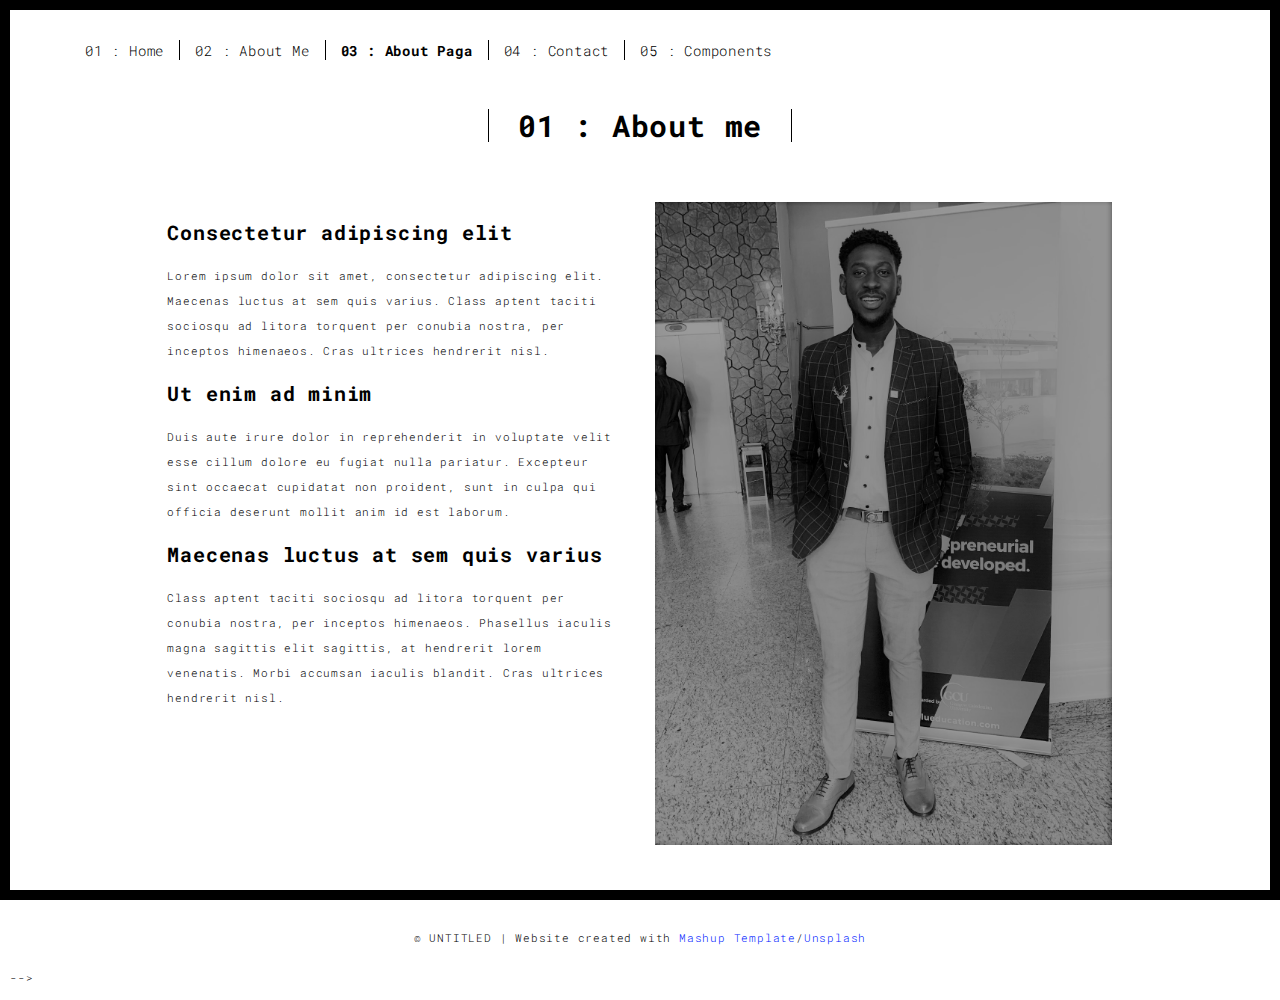
<file: about.html>
<!DOCTYPE html>
<html lang="en">

<head>
  <meta charset="UTF-8">
  <meta content="IE=edge" http-equiv="X-UA-Compatible">
  <meta content="width=device-width,initial-scale=1" name="viewport">
  <meta content="description" name="description">
  <meta name="google" content="notranslate" />
  <meta content="Mashup templates have been developped by Orson.io team" name="author">

  <!-- Disable tap highlight on IE -->
  <meta name="msapplication-tap-highlight" content="no">
  
  <link rel="apple-touch-icon" sizes="180x180" href="./assets/apple-icon-180x180.png">
  <link href="./assets/favicon.ico" rel="icon">

  <title>Title page</title>  

<link href="./main.3f6952e4.css" rel="stylesheet"></head>

<body class="">
<div id="site-border-left"></div>
<div id="site-border-right"></div>
<div id="site-border-top"></div>
<div id="site-border-bottom"></div>
 <!-- Add your content of header -->
<header>
  <nav class="navbar  navbar-fixed-top navbar-default">
    <div class="container">
        <button type="button" class="navbar-toggle collapsed" data-toggle="collapse" data-target="#navbar-collapse" aria-expanded="false">
          <span class="sr-only">Toggle navigation</span>
          <span class="icon-bar"></span>
          <span class="icon-bar"></span>
          <span class="icon-bar"></span>
        </button>

      <div class="collapse navbar-collapse" id="navbar-collapse">
        <ul class="nav navbar-nav ">
          <li><a href="./index.html" title="">01 : Home</a></li>
          <li><a href="./works.html" title="">02 : About Me</a></li>
          <li><a href="./about.html" title="">03 : About Paga </a></li>
          <li><a href="./contact.html" title="">04 : Contact</a></li>
          <li><a href="./components.html" title="">05 : Components</a></li>
        </ul>


      </div> 
    </div>
  </nav>
</header>

<div class="section-container">
    <div class="container">
      <div class="row">
        <div class="col-xs-12">
          <div class="section-container-spacer text-center">
            <h1 class="h2">01 : About me</h1>
          </div>
          
          <div class="row">
            <div class="col-md-10 col-md-offset-1">
              <div class="row">
                <div class="col-xs-12 col-md-6">
                  <h3>Consectetur adipiscing elit</h3>
                  <p>Lorem ipsum dolor sit amet, consectetur adipiscing elit. Maecenas luctus at sem quis varius. 
                  Class aptent taciti sociosqu ad litora torquent per conubia nostra, per inceptos himenaeos. Cras ultrices hendrerit nisl.</p>
                  <h3>Ut enim ad minim </h3>
                  <p>Duis aute irure dolor in reprehenderit in voluptate velit esse
                  cillum dolore eu fugiat nulla pariatur. Excepteur sint occaecat cupidatat non
                  proident, sunt in culpa qui officia deserunt mollit anim id est laborum. 
                  <h3>Maecenas luctus at sem quis varius</h3>
                  <p>
                  Class aptent taciti sociosqu ad litora torquent per conubia nostra, per inceptos himenaeos. Phasellus iaculis magna sagittis elit sagittis, at hendrerit lorem venenatis. Morbi accumsan iaculis blandit. Cras ultrices hendrerit nisl.</p>
                </div>
                <div class="col-xs-12 col-md-6">
                  <img src="./assets/images/profil.jpg.jpeg" class="img-responsive" alt="">
                </div>
              </div>
            </div>
          </div>
          
          
       </div>
      </div>
    </div>
  </div>


<footer class="footer-container text-center">
  <div class="container">
    <div class="row">
      <div class="col-xs-12">
        <p>© UNTITLED | Website created with <a href="http://www.mashup-template.com/" title="Create website with free html template">Mashup Template</a>/<a href="https://www.unsplash.com/" title="Beautiful Free Images">Unsplash</a></p>
      </div>
    </div>
  </div>
</footer>

<script>
  document.addEventListener("DOMContentLoaded", function (event) {
     navActivePage();
  });
</script>


<script>
  (function (i, s, o, g, r, a, m) {
    i['GoogleAnalyticsObject'] = r; i[r] = i[r] || function () {
      (i[r].q = i[r].q || []).push(arguments)
    }, i[r].l = 1 * new Date(); a = s.createElement(o),
      m = s.getElementsByTagName(o)[0]; a.async = 1; a.src = g; m.parentNode.insertBefore(a, m)
  })(window, document, 'script', '//www.google-analytics.com/analytics.js', 'ga');
  ga('create', 'UA-XXXXX-X', 'auto');
  ga('send', 'pageview');
</script>

--> <script type="text/javascript" src="./main.70a66962.js"></script></body>

</html>
</file>
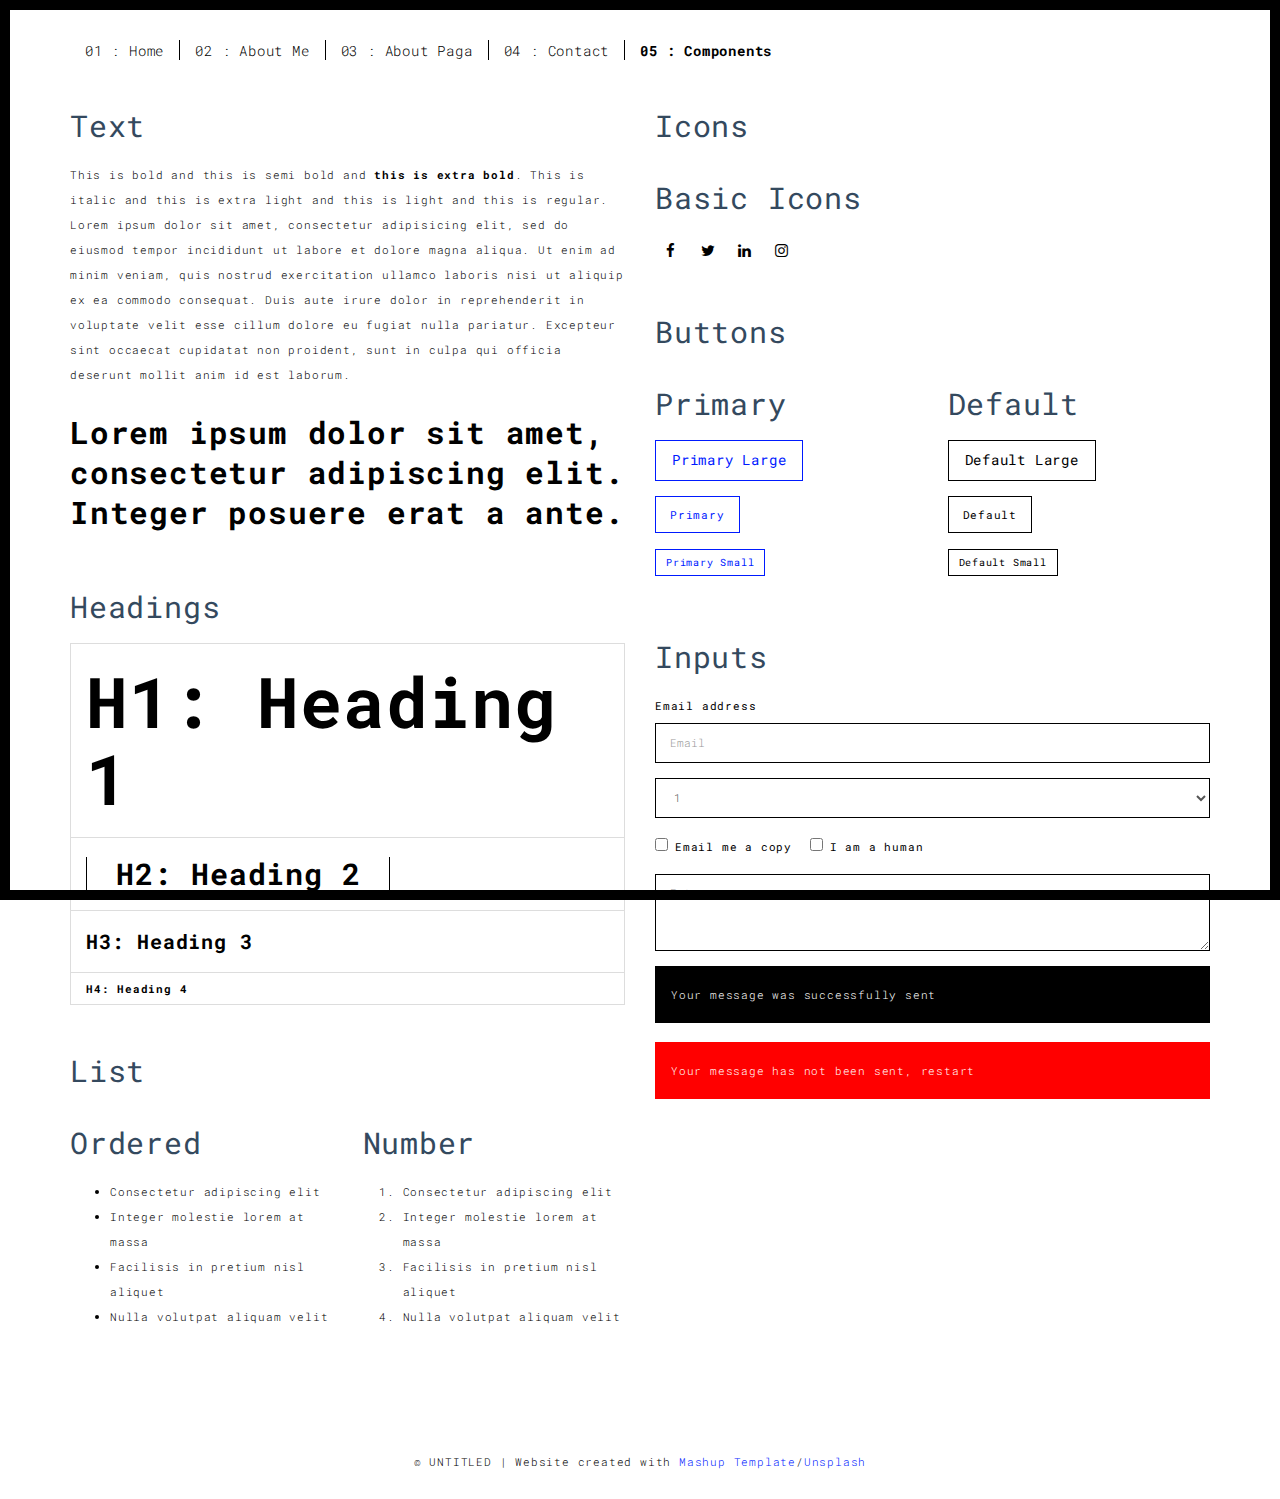
<file: components.html>
<!DOCTYPE html>
<html lang="en">

<head>
  <meta charset="UTF-8">
  <meta content="IE=edge" http-equiv="X-UA-Compatible">
  <meta content="width=device-width,initial-scale=1" name="viewport">
  <meta content="description" name="description">
  <meta name="google" content="notranslate" />
  <meta content="Mashup templates have been developped by Orson.io team" name="author">

  <!-- Disable tap highlight on IE -->
  <meta name="msapplication-tap-highlight" content="no">
  
  <link rel="apple-touch-icon" sizes="180x180" href="./assets/apple-icon-180x180.png">
  <link href="./assets/favicon.ico" rel="icon">

  <title>Title page</title>  

<link href="./main.3f6952e4.css" rel="stylesheet"></head>

<body class="">
<div id="site-border-left"></div>
<div id="site-border-right"></div>
<div id="site-border-top"></div>
<div id="site-border-bottom"></div>
 <!-- Add your content of header -->
<header>
  <nav class="navbar  navbar-fixed-top navbar-default">
    <div class="container">
        <button type="button" class="navbar-toggle collapsed" data-toggle="collapse" data-target="#navbar-collapse" aria-expanded="false">
          <span class="sr-only">Toggle navigation</span>
          <span class="icon-bar"></span>
          <span class="icon-bar"></span>
          <span class="icon-bar"></span>
        </button>

      <div class="collapse navbar-collapse" id="navbar-collapse">
        <ul class="nav navbar-nav ">
          <li><a href="./index.html" title="">01 : Home</a></li>
          <li><a href="./works.html" title="">02 : About Me</a></li>
          <li><a href="./about.html" title="">03 : About Paga</a></li>
          <li><a href="./contact.html" title="">04 : Contact</a></li>
          <li><a href="./components.html" title="">05 : Components</a></li>
        </ul>


      </div> 
    </div>
  </nav>
</header>

<div class="section-container">
  
<!-- Add your site or app content here -->
  <div class="container">
    <div class="row">
      <div class="col-xs-12 col-md-6">

        <div class="template-example">
          <h2 class="template-title-example">Text</h2>
          <p>This is bold and this is semi bold and <b>this is extra bold</b>. This is italic and this is extra light and this is light
          and this is regular. Lorem ipsum dolor sit amet, consectetur adipisicing elit, sed do eiusmod
          tempor incididunt ut labore et dolore magna aliqua. Ut enim ad minim veniam,
          quis nostrud exercitation ullamco laboris nisi ut aliquip ex ea commodo
          consequat. Duis aute irure dolor in reprehenderit in voluptate velit esse
          cillum dolore eu fugiat nulla pariatur. Excepteur sint occaecat cupidatat non
          proident, sunt in culpa qui officia deserunt mollit anim id est laborum.

          <blockquote>
            <p>Lorem ipsum dolor sit amet, consectetur adipiscing elit. Integer posuere erat a ante.</p>
          </blockquote>
          
          </p>
        </div>

        <div class="template-example">
          <h2 class="template-title-example">Headings</h2>
          
          <table class="table table-bordered">
            <tr><td><h1>H1: Heading 1</h1></td></tr>
            <tr><td><h2>H2: Heading 2</h2></td></tr>
            <tr><td><h3>H3: Heading 3</h3></td></tr>
            <tr><td><h4>H4: Heading 4</h4></td></tr>
          </table>
          
        </div>

        
        <div class="template-example">
          <h2 class="template-title-example">List</h2>
          <div class="row">
            <div class="col-md-6">
              <h3 class="template-title-example">Ordered</h3>
              <ul>
                <li>Consectetur adipiscing elit</li>
                <li>Integer molestie lorem at massa</li>
                <li>Facilisis in pretium nisl aliquet</li>
                <li>Nulla volutpat aliquam velit</li>
              </ul>
            </div>
            <div class="col-md-6">
              <h3 class="template-title-example">Number</h3>
              <ol>
                <li>Consectetur adipiscing elit</li>
                <li>Integer molestie lorem at massa</li>
                <li>Facilisis in pretium nisl aliquet</li>
                <li>Nulla volutpat aliquam velit</li>
              </ol>
            </div>
          </div>
        </div>
        
      </div>

      <div class="col-xs-12 col-md-6">
        <div class="template-example">
          <h2 class="template-title-example">Icons</h2>
          
          <div class="row">
            
            <div class="col-md-6">
               <h3 class="template-title-example">Basic Icons</h2>
                <ul class="list-icons">
                  <li>
                    <span class="fa-icon">
                      <i class="fa fa-facebook"></i>
                    </span>
                  </li>
                  <li>
                    <span class="fa-icon">
                      <i class="fa fa-twitter"></i>
                    </span>
                  </li>
                  <li>
                    <span class="fa-icon">
                      <i class="fa fa-linkedin"></i>
                    </span>
                  </li>
                  <li>
                    <span class="fa-icon">
                      <i class="fa fa-instagram"></i>
                    </span>
                  </li>
                </ul>
            </div>

          </div>


          


        </div>

        <div class="template-example">
          <h2 class="template-title-example">Buttons</h2>
          <div class="row">
            <div class="col-md-6">
              <h3 class="template-title-example">Primary</h2>
              <div class="row">
                  <div class="col-md-6">
                  <p><a href="" class="btn btn-primary btn-lg">Primary Large</a></p>
                  <p><a href="" class="btn btn-primary">Primary </a></p>
                  <p><a href="" class="btn btn-primary btn-sm">Primary Small</a></p>
                </div>
              </div>

              
            </div>

            <div class="col-md-6">
              <h3 class="template-title-example">Default</h2>
              <div class="row">
                  <div class="col-md-6">
                  <p><a href="" class="btn btn-default btn-lg">Default Large</a></p>
                  <p><a href="" class="btn btn-default">Default </a></p>
                  <p><a href="" class="btn btn-default btn-sm">Default Small</a></p>
                </div>
              </div>

            </div>
          </div>
        </div>
        
        <div class="template-example">
          <h2 class="template-title-example">Inputs</h2>

            <div class="form-group">
              <label for="exampleInputEmail1">Email address</label>
              <input type="email" class="form-control" id="exampleInputEmail1" placeholder="Email">
            </div>

            <div class="form-group">
              <select class="form-control">
                <option>1</option>
                <option>2</option>
                <option>3</option>
                <option>4</option>
                <option>5</option>
              </select>
            </div>

            <div class="form-group">
              <label class="checkbox-inline">
                <input 
                type="checkbox" id="inlineCheckbox1" value="option1"> Email me a copy
              </label>
              <label class="checkbox-inline">
                <input type="checkbox" id="inlineCheckbox2" value="option2"> I am a human
              </label>
            </div>

            <div class="form-group">
              <textarea class="form-control" rows="3" placeholder="Enter your message"></textarea>
            </div>
            
            <div class="alert alert-success" role="alert">Your message was successfully sent</div>
            <div class="alert alert-danger" role="alert">Your message has not been sent, restart</div>
        </div>




      </div>
    </div>
  </div>
</div>

<footer class="footer-container text-center">
  <div class="container">
    <div class="row">
      <div class="col-xs-12">
        <p>© UNTITLED | Website created with <a href="http://www.mashup-template.com/" title="Create website with free html template">Mashup Template</a>/<a href="https://www.unsplash.com/" title="Beautiful Free Images">Unsplash</a></p>
      </div>
    </div>
  </div>
</footer>

<script>
  document.addEventListener("DOMContentLoaded", function (event) {
     navActivePage();
  });
</script>

<!-- Google Analytics: change UA-XXXXX-X to be your site's ID 

<script>
  (function (i, s, o, g, r, a, m) {
    i['GoogleAnalyticsObject'] = r; i[r] = i[r] || function () {
      (i[r].q = i[r].q || []).push(arguments)
    }, i[r].l = 1 * new Date(); a = s.createElement(o),
      m = s.getElementsByTagName(o)[0]; a.async = 1; a.src = g; m.parentNode.insertBefore(a, m)
  })(window, document, 'script', '//www.google-analytics.com/analytics.js', 'ga');
  ga('create', 'UA-XXXXX-X', 'auto');
  ga('send', 'pageview');
</script>

--> <script type="text/javascript" src="./main.70a66962.js"></script></body>

</html>
</file>
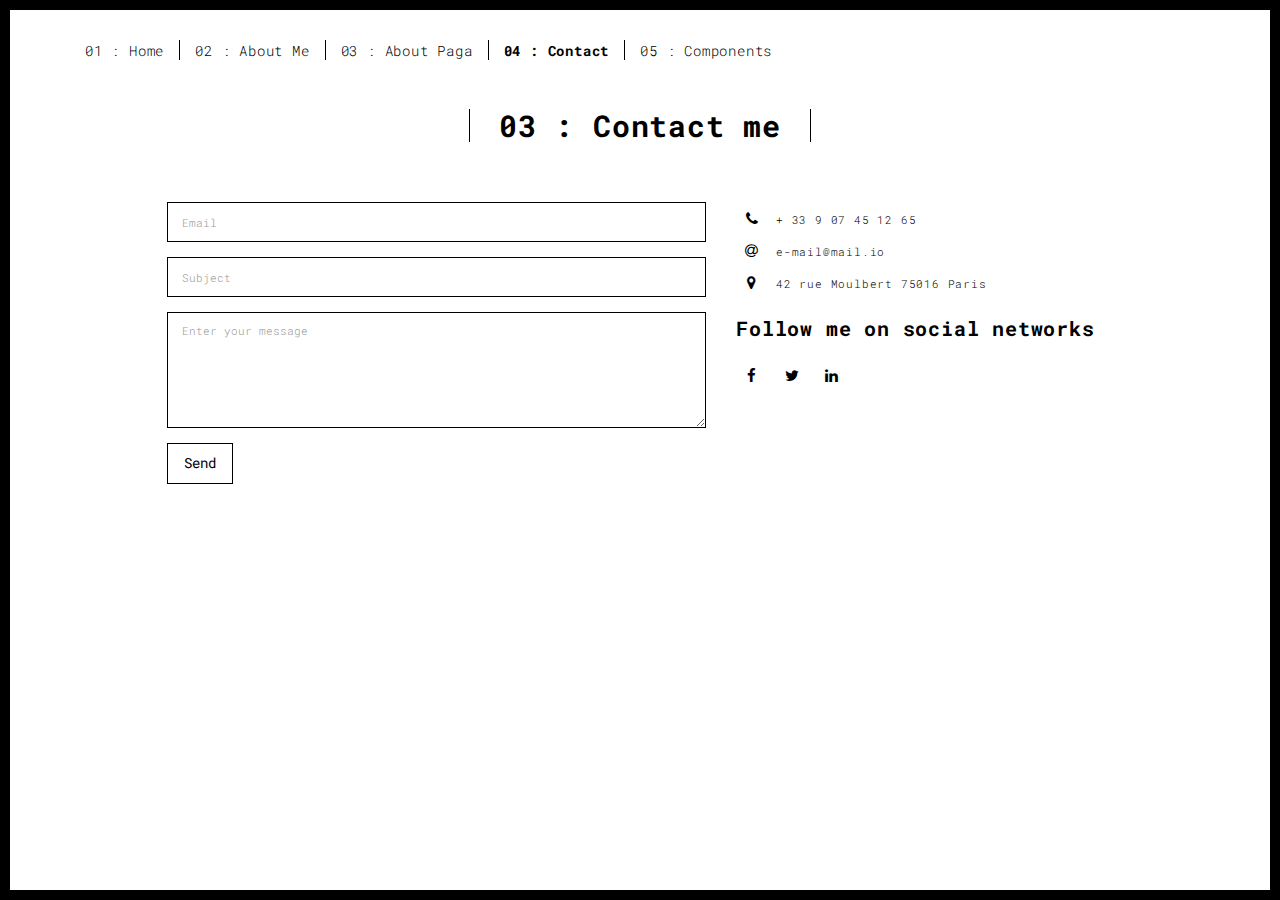
<file: contact.html>
<!DOCTYPE html>
<html lang="en">

<head>
  <meta charset="UTF-8">
  <meta content="IE=edge" http-equiv="X-UA-Compatible">
  <meta content="width=device-width,initial-scale=1" name="viewport">
  <meta content="description" name="description">
  <meta name="google" content="notranslate" />
  <meta content="Mashup templates have been developped by Orson.io team" name="author">

  <!-- Disable tap highlight on IE -->
  <meta name="msapplication-tap-highlight" content="no">
  
  <link rel="apple-touch-icon" sizes="180x180" href="./assets/apple-icon-180x180.png">
  <link href="./assets/favicon.ico" rel="icon">

  <title>Title page</title>  

<link href="./main.3f6952e4.css" rel="stylesheet"></head>

<body class="">
<div id="site-border-left"></div>
<div id="site-border-right"></div>
<div id="site-border-top"></div>
<div id="site-border-bottom"></div>
 <!-- Add your content of header -->
<header>
  <nav class="navbar  navbar-fixed-top navbar-default">
    <div class="container">
        <button type="button" class="navbar-toggle collapsed" data-toggle="collapse" data-target="#navbar-collapse" aria-expanded="false">
          <span class="sr-only">Toggle navigation</span>
          <span class="icon-bar"></span>
          <span class="icon-bar"></span>
          <span class="icon-bar"></span>
        </button>

      <div class="collapse navbar-collapse" id="navbar-collapse">
        <ul class="nav navbar-nav ">
          <li><a href="./index.html" title="">01 : Home</a></li>
          <li><a href="./works.html" title="">02 : About Me</a></li>
          <li><a href="./about.html" title="">03 : About Paga</a></li>
          <li><a href="./contact.html" title="">04 : Contact</a></li>
          <li><a href="./components.html" title="">05 : Components</a></li>
        </ul>


      </div> 
    </div>
  </nav>
</header>

<div class="section-container">
    <div class="container">
      <div class="row">
        <div class="col-xs-12">
          <div class="section-container-spacer text-center">
            <h1 class="h2">03 : Contact me</h1>
          </div>
          
          <div class="row">
            <div class="col-md-10 col-md-offset-1">
               <form action="" class="reveal-content">
                  <div class="row">
                    <div class="col-md-7">
                      <div class="form-group">
                        <input type="email" class="form-control" id="email" placeholder="Email">
                      </div>
                      <div class="form-group">
                        <input type="text" class="form-control" id="subject" placeholder="Subject">
                      </div>
                      <div class="form-group">
                        <textarea class="form-control" rows="5" placeholder="Enter your message"></textarea>
                      </div>
                      <button type="submit" class="btn btn-default btn-lg">Send</button>
                    </div>
                    <div class="col-md-5 address-container">
                      <ul class="list-unstyled">
                        <li>
                          <span class="fa-icon">
                            <i class="fa fa-phone" aria-hidden="true"></i>
                          </span>
                          + 33 9 07 45 12 65
                        </li>
                        <li>
                          <span class="fa-icon">
                            <i class="fa fa-at" aria-hidden="true"></i>
                          </span>
                          e-mail@mail.io
                        </li>
                        <li>
                          <span class="fa-icon">
                            <i class="fa fa fa-map-marker" aria-hidden="true"></i>
                          </span>
                          42 rue Moulbert 75016 Paris
                        </li>
                      </ul>
                      <h3>Follow me on social networks</h3>
                      <a href="http://www.facebook.com" title="" class="fa-icon">
                        <i class="fa fa-facebook"></i>
                      </a>
                      <a href="http://www.twitter.com" title="" class="fa-icon">
                        <i class="fa fa-twitter"></i>
                      </a>
                      <a href="http://www.linkedin.com" title="" class="fa-icon">
                        <i class="fa fa-linkedin"></i>
                      </a>

                    </div>
                  </div>
                </form>
            </div>

          </div>
         
       </div>
      </div>
    </div>
  </div>


<footer class="footer-container text-center">
  <div class="container">
    <div class="row">
      <div class="col-xs-12">
        
      </div>
    </div>
  </div>
</footer>

<script>
  document.addEventListener("DOMContentLoaded", function (event) {
     navActivePage();
  });
</script>

<!-- Google Analytics: change UA-XXXXX-X to be your site's ID 

<script>
  (function (i, s, o, g, r, a, m) {
    i['GoogleAnalyticsObject'] = r; i[r] = i[r] || function () {
      (i[r].q = i[r].q || []).push(arguments)
    }, i[r].l = 1 * new Date(); a = s.createElement(o),
      m = s.getElementsByTagName(o)[0]; a.async = 1; a.src = g; m.parentNode.insertBefore(a, m)
  })(window, document, 'script', '//www.google-analytics.com/analytics.js', 'ga');
  ga('create', 'UA-XXXXX-X', 'auto');
  ga('send', 'pageview');
</script>

--> <script type="text/javascript" src="./main.70a66962.js"></script></body>

</html>
</file>
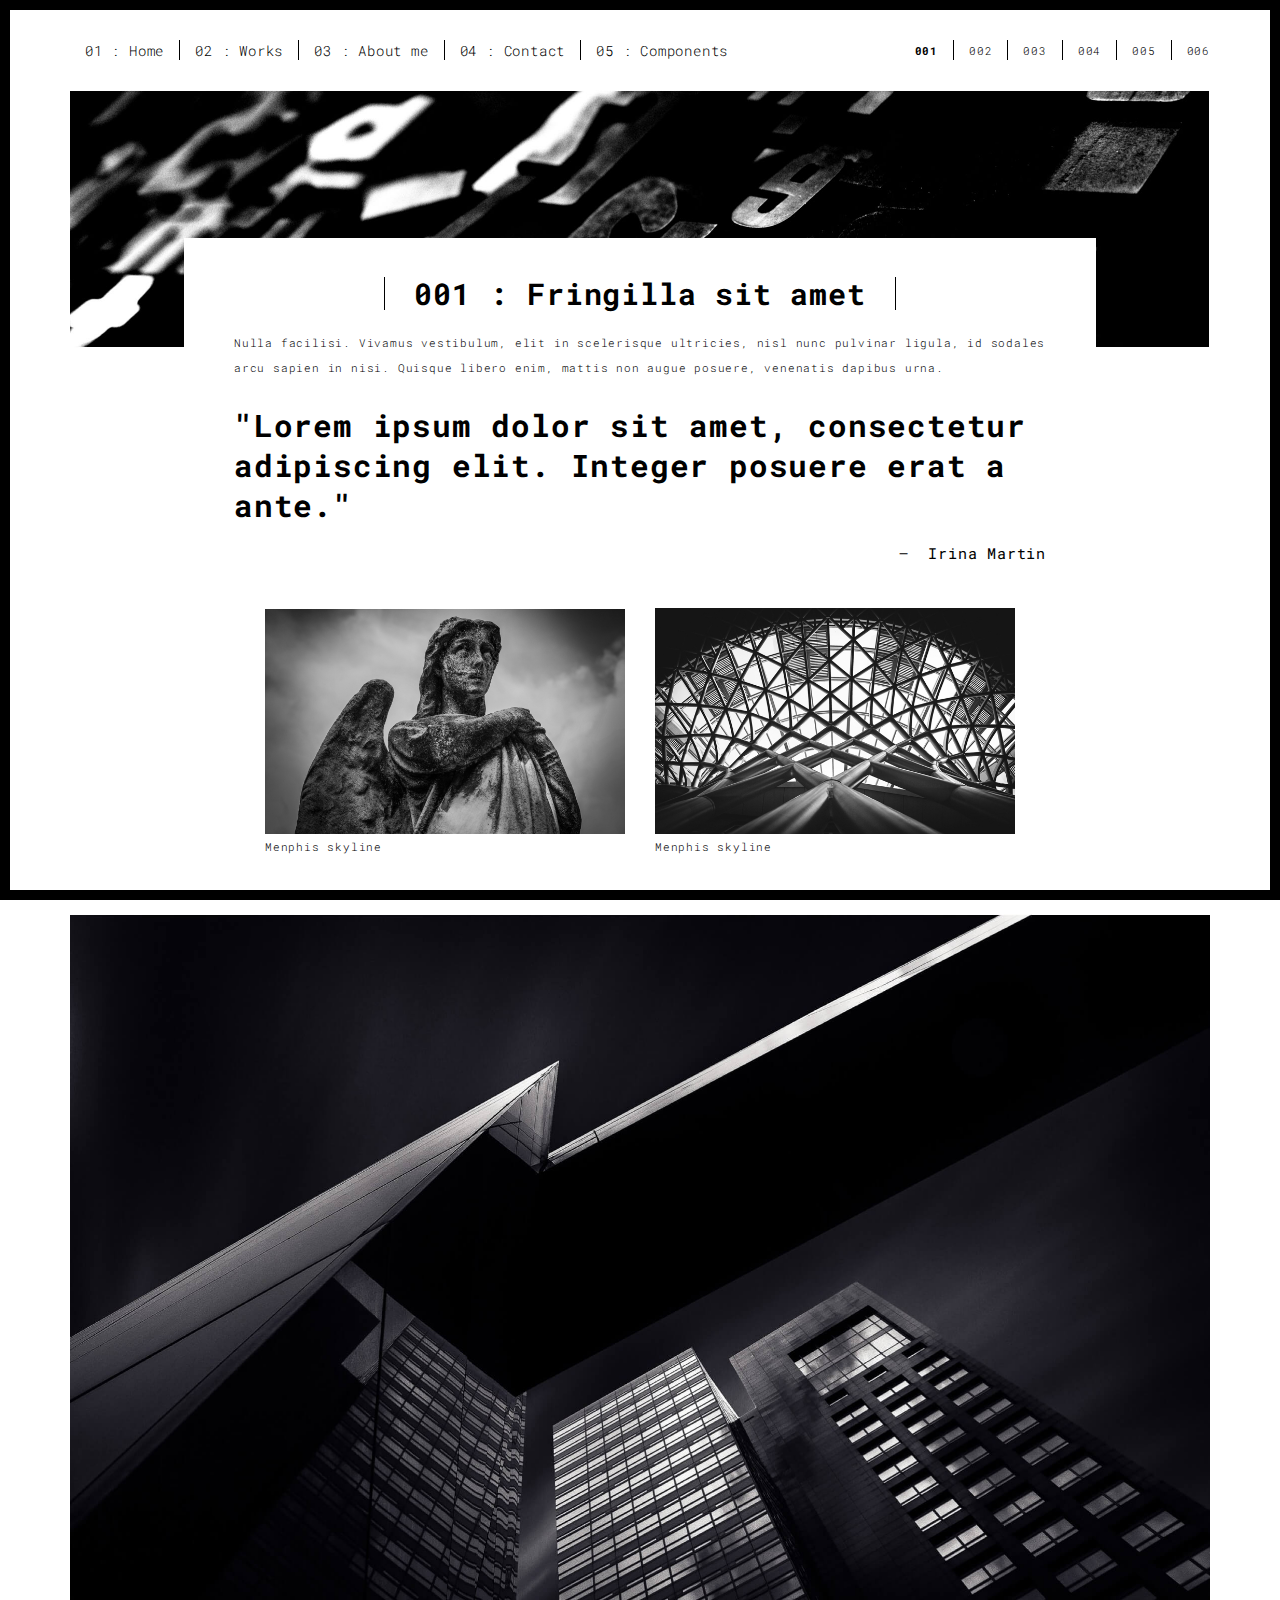
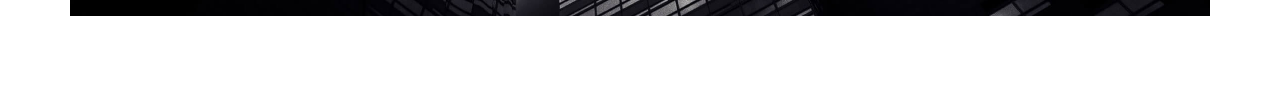
<file: work.html>
<!DOCTYPE html>
<html lang="en">

<head>
  <meta charset="UTF-8">
  <meta content="IE=edge" http-equiv="X-UA-Compatible">
  <meta content="width=device-width,initial-scale=1" name="viewport">
  <meta content="description" name="description">
  <meta name="google" content="notranslate" />
  <meta content="Mashup templates have been developped by Orson.io team" name="author">

  <!-- Disable tap highlight on IE -->
  <meta name="msapplication-tap-highlight" content="no">
  
  <link rel="apple-touch-icon" sizes="180x180" href="./assets/apple-icon-180x180.png">
  <link href="./assets/favicon.ico" rel="icon">

  <title>Title page</title>  

<link href="./main.3f6952e4.css" rel="stylesheet"></head>

<body class="">
<div id="site-border-left"></div>
<div id="site-border-right"></div>
<div id="site-border-top"></div>
<div id="site-border-bottom"></div>
<!-- Add your content of header -->
<header>
  <nav class="navbar  navbar-fixed-top navbar-default">
    <div class="container">
        <button type="button" class="navbar-toggle collapsed" data-toggle="collapse" data-target="#navbar-collapse" aria-expanded="false">
          <span class="sr-only">Toggle navigation</span>
          <span class="icon-bar"></span>
          <span class="icon-bar"></span>
          <span class="icon-bar"></span>
        </button>

      <div class="collapse navbar-collapse" id="navbar-collapse">
        <ul class="nav navbar-nav ">
          <li><a href="./index.html" title="">01 : Home</a></li>
          <li><a href="./works.html" title="">02 : Works</a></li>
          <li><a href="./about.html" title="">03 : About me</a></li>
          <li><a href="./contact.html" title="">04 : Contact</a></li>
          <li><a href="./components.html" title="">05 : Components</a></li>
        </ul>


          <ul class="nav navbar-nav navbar-right navbar-small visible-md visible-lg">
            <li><a href="./index.html" title="" class="active">001</a></li>
            <li><a href="./index.html" title="">002</a></li>
            <li><a href="./index.html" title="">003</a></li>
            <li><a href="./index.html" title="">004</a></li>
            <li><a href="./index.html" title="">005</a></li>
            <li><a href="./index.html" title="">006</a></li>
          </ul>


      </div> 
    </div>
  </nav>
</header>
<div class="section-container">
  <div class="container">
    <div class="row">
      <div class="col-xs-12">
        <img src="./assets/images/work001-01.jpg" class="img-responsive" alt="">
        <div class="card-container">
          <div class="text-center">
            <h1 class="h2">001 : Fringilla sit amet</h1>
          </div>
          <p>Nulla facilisi. Vivamus vestibulum, elit in scelerisque ultricies, nisl nunc pulvinar ligula, id sodales arcu sapien in nisi. Quisque libero enim, mattis non augue posuere, venenatis dapibus urna.</p>

          <blockquote>
            <p>"Lorem ipsum dolor sit amet, consectetur adipiscing elit. Integer posuere erat a ante."</p>
            <small class="pull-right">Irina Martin</small>
          </blockquote>
        </div>
      </div>

      
      
      <div class="col-md-8 col-md-offset-2 section-container-spacer">
        <div class="row">
          <div class="col-xs-12 col-md-6">
            <img src="./assets/images/work001-02.jpg" class="img-responsive" alt="">
            <p>Menphis skyline</p>
          </div>
          <div class="col-xs-12 col-md-6">
            <img src="./assets/images/work001-03.jpg" class="img-responsive" alt="">
            <p>Menphis skyline</p>
          </div>
        </div>
      </div>

      <div class="col-xs-12">
        <img src="./assets/images/work001-04.jpg" class="img-responsive" alt="">
      </div>

    </div>
  </div>
</div>  

<script>
  document.addEventListener("DOMContentLoaded", function (event) {
     navActivePage();
  });
</script>

<!-- Google Analytics: change UA-XXXXX-X to be your site's ID 

<script>
  (function (i, s, o, g, r, a, m) {
    i['GoogleAnalyticsObject'] = r; i[r] = i[r] || function () {
      (i[r].q = i[r].q || []).push(arguments)
    }, i[r].l = 1 * new Date(); a = s.createElement(o),
      m = s.getElementsByTagName(o)[0]; a.async = 1; a.src = g; m.parentNode.insertBefore(a, m)
  })(window, document, 'script', '//www.google-analytics.com/analytics.js', 'ga');
  ga('create', 'UA-XXXXX-X', 'auto');
  ga('send', 'pageview');
</script>

--> <script type="text/javascript" src="./main.70a66962.js"></script></body>

</html>
</file>
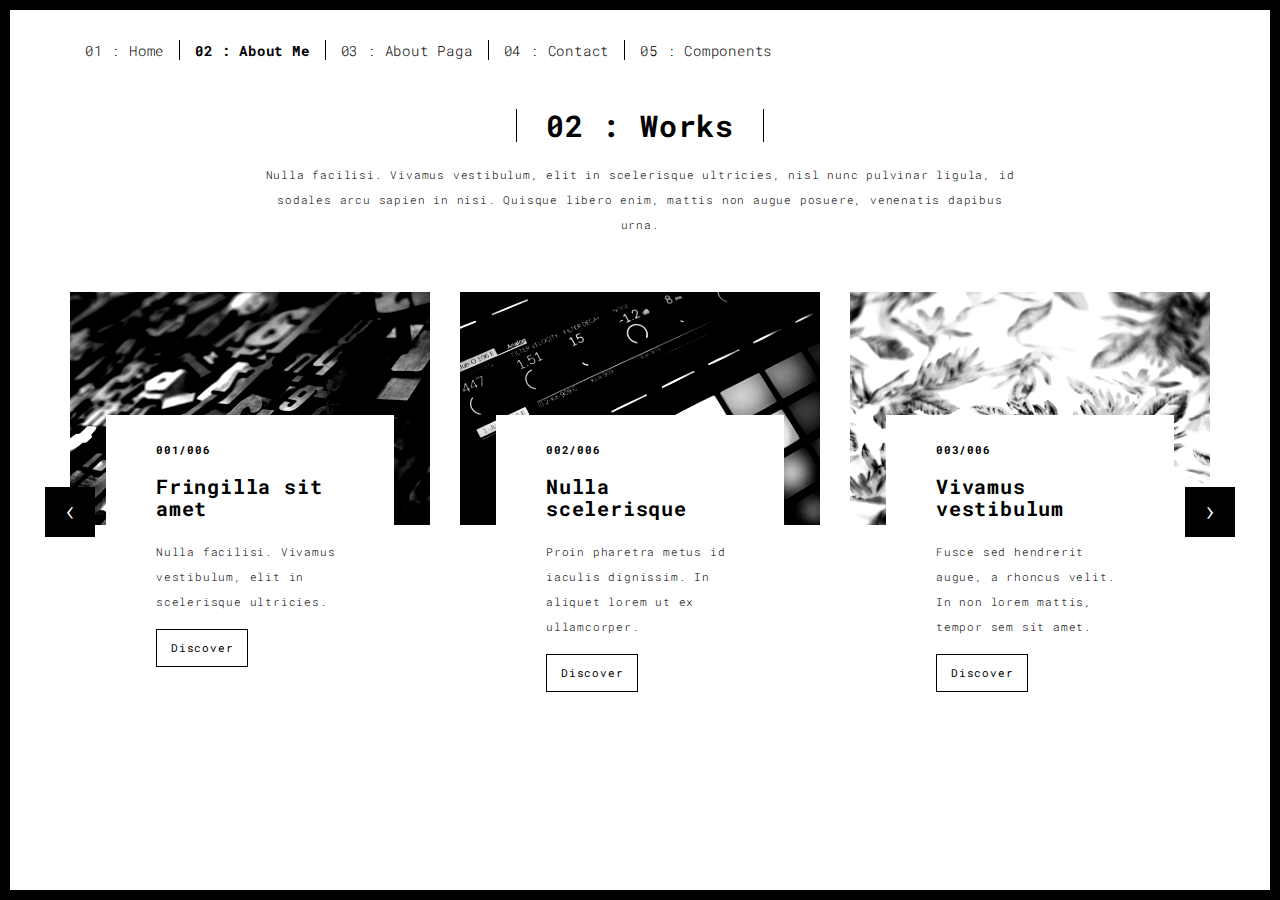
<file: works.html>
<!DOCTYPE html>
<html lang="en">

<head>
  <meta charset="UTF-8">
  <meta content="IE=edge" http-equiv="X-UA-Compatible">
  <meta content="width=device-width,initial-scale=1" name="viewport">
  <meta content="description" name="description">
  <meta name="google" content="notranslate" />
  <meta content="Mashup templates have been developped by Orson.io team" name="author">

  <!-- Disable tap highlight on IE -->
  <meta name="msapplication-tap-highlight" content="no">
  
  <link rel="apple-touch-icon" sizes="180x180" href="./assets/apple-icon-180x180.png">
  <link href="./assets/favicon.ico" rel="icon">

  <title>Title page</title>  

<link href="./main.3f6952e4.css" rel="stylesheet"></head>

<body class="">
<div id="site-border-left"></div>
<div id="site-border-right"></div>
<div id="site-border-top"></div>
<div id="site-border-bottom"></div>
 <!-- Add your content of header -->
<header>
  <nav class="navbar  navbar-fixed-top navbar-default">
    <div class="container">
        <button type="button" class="navbar-toggle collapsed" data-toggle="collapse" data-target="#navbar-collapse" aria-expanded="false">
          <span class="sr-only">Toggle navigation</span>
          <span class="icon-bar"></span>
          <span class="icon-bar"></span>
          <span class="icon-bar"></span>
        </button>

      <div class="collapse navbar-collapse" id="navbar-collapse">
        <ul class="nav navbar-nav ">
          <li><a href="./index.html" title="">01 : Home</a></li>
          <li><a href="./works.html" title="">02 : About Me</a></li>
          <li><a href="./about.html" title="">03 : About Paga</a></li>
          <li><a href="./contact.html" title="">04 : Contact</a></li>
          <li><a href="./components.html" title="">05 : Components</a></li>
        </ul>


      </div> 
    </div>
  </nav>
</header>

<div class="section-container">
  <div class="container">
    <div class="row">
      
      <div class="col-sm-8 col-sm-offset-2 section-container-spacer">
        <div class="text-center">
          <h1 class="h2">02 : Works</h1>
          <p>Nulla facilisi. Vivamus vestibulum, elit in scelerisque ultricies, nisl nunc pulvinar ligula, id sodales arcu sapien in nisi. Quisque libero enim, mattis non augue posuere, venenatis dapibus urna.</p>
        </div>
      </div>

      <div class="col-md-12">
     
      <div id="myCarousel" class="carousel slide projects-carousel">
        <!-- Carousel items -->
        <div class="carousel-inner">
            <div class="item active">
                <div class="row">
                    <div class="col-sm-4">

                      <a href="./work.html" title="" class="black-image-project-hover">
                        <img src="./assets/images/work01-hover.jpg" alt="" class="img-responsive">
                      </a>
                      <div class="card-container card-container-lg">
                        <h4>001/006</h4>
                        <h3>Fringilla sit amet</h3>
                        <p>Nulla facilisi. Vivamus vestibulum, elit in scelerisque ultricies.</p>
                        <a href="./work.html" title="" class="btn btn-default">Discover</a>
                      </div>
                    </div>
                    <div class="col-sm-4">
                      <a href="./work.html" title="" class="black-image-project-hover">
                        <img src="./assets/images/work02-hover.jpg" alt="" class="img-responsive">
                      </a>
                      <div class="card-container card-container-lg">
                        <h4>002/006</h4>
                        <h3>Nulla scelerisque</h3>
                        <p>Proin pharetra metus id iaculis dignissim. In aliquet lorem ut ex ullamcorper.</p>
                        <a href="./work.html" title="" class="btn btn-default">Discover</a>
                      </div>
                    </div>
                    <div class="col-sm-4">
                      <a href="./work.html" title="" class="black-image-project-hover">
                        <img src="./assets/images/work03-hover.jpg" alt="" class="img-responsive">
                      </a>
                      <div class="card-container card-container-lg">
                        <h4>003/006</h4>
                        <h3>Vivamus vestibulum</h3>
                        <p>Fusce sed hendrerit augue, a rhoncus velit. In non lorem mattis, tempor sem sit amet.</p>
                        <a href="./work.html" title="" class="btn btn-default">Discover</a>
                      </div>
                    </div>
                    
                </div>
                <!--/row-->
            </div>
            <!--/item-->
            <div class="item">
                <div class="row">
                  <div class="col-sm-4">
                    <a href="./work.html" class="black-image-project-hover">
                      <img src="./assets/images/work02-hover.jpg" alt="Image" class="img-responsive">
                    </a>
                    <div class="card-container">
                      <h4>004/006</h4>
                      <h3>Nulla scelerisque</h3>
                      <p>Proin pharetra metus id iaculis dignissim. In aliquet lorem ut ex ullamcorper.</p>
                      <a href="./work.html" class="btn btn-default">Discover</a>
                    </div>
                  </div>
                   <div class="col-sm-4">
                      <a href="./work.html" class="black-image-project-hover">
                        <img src="./assets/images/work01-hover.jpg" alt="Image" class="img-responsive">
                      </a>
                      <div class="card-container">
                        <h4>005/006</h4>
                        <h3>Fringilla sit amet</h3>
                        <p>Nulla facilisi. Vivamus vestibulum, elit in scelerisque ultricies.</p>
                        <a href="./work.html" class="btn btn-default">Discover</a>
                      </div>
                    </div>
                    
                    <div class="col-sm-4">
                      <a href="./work.html" class="black-image-project-hover">
                        <img src="./assets/images/work03-hover.jpg" alt="Image" class="img-responsive">
                      </a>
                      <div class="card-container">
                        <h4>006/006</h4>
                        <h3>Vivamus vestibulum</h3>
                        <p>Fusce sed hendrerit augue, a rhoncus velit. In non lorem mattis, tempor sem sit amet.</p>
                        <a href="./work.html" class="btn btn-default">Discover</a>
                      </div>
                    </div>
                    
                </div>
                <!--/row-->
            </div>
            
            <!--/item-->
        </div>
        <!--/carousel-inner--> 
        <a class="left carousel-control" href="#myCarousel" data-slide="prev">‹</a>

        <a class="right carousel-control" href="#myCarousel" data-slide="next">›</a>
     </div>



    <!--/myCarousel-->
    </div>



    </div>
  </div>
</div>


<script>
  document.addEventListener("DOMContentLoaded", function (event) {
     navActivePage();
  });
</script>

<!-- Google Analytics: change UA-XXXXX-X to be your site's ID 

<script>
  (function (i, s, o, g, r, a, m) {
    i['GoogleAnalyticsObject'] = r; i[r] = i[r] || function () {
      (i[r].q = i[r].q || []).push(arguments)
    }, i[r].l = 1 * new Date(); a = s.createElement(o),
      m = s.getElementsByTagName(o)[0]; a.async = 1; a.src = g; m.parentNode.insertBefore(a, m)
  })(window, document, 'script', '//www.google-analytics.com/analytics.js', 'ga');
  ga('create', 'UA-XXXXX-X', 'auto');
  ga('send', 'pageview');
</script>

--> <script type="text/javascript" src="./main.70a66962.js"></script></body>

</html>
</file>
<file: main.3f6952e4.css>
@import url(https://fonts.googleapis.com/css?family=Roboto:900|Roboto+Mono:300,400,700);@import url(https://maxcdn.bootstrapcdn.com/font-awesome/4.7.0/css/font-awesome.min.css);/*!
 * Bootstrap v3.3.7 (http://getbootstrap.com)
 * Copyright 2011-2016 Twitter, Inc.
 * Licensed under MIT (https://github.com/twbs/bootstrap/blob/master/LICENSE)
 */
/*! normalize.css v3.0.3 | MIT License | github.com/necolas/normalize.css */html{font-family:sans-serif;-ms-text-size-adjust:100%;-webkit-text-size-adjust:100%}body{margin:0}article,aside,details,figcaption,figure,footer,header,hgroup,main,menu,nav,section,summary{display:block}audio,canvas,progress,video{display:inline-block;vertical-align:baseline}audio:not([controls]){display:none;height:0}[hidden],template{display:none}a{background-color:transparent}a:active,a:hover{outline:0}abbr[title]{border-bottom:1px dotted}b,strong{font-weight:700}dfn{font-style:italic}h1{font-size:2em;margin:.67em 0}mark{background:#ff0;color:#000}small{font-size:80%}sub,sup{font-size:75%;line-height:0;position:relative;vertical-align:baseline}sup{top:-.5em}sub{bottom:-.25em}img{border:0}svg:not(:root){overflow:hidden}figure{margin:1em 40px}hr{box-sizing:content-box;height:0}pre{overflow:auto}code,kbd,pre,samp{font-family:monospace,monospace;font-size:1em}button,input,optgroup,select,textarea{color:inherit;font:inherit;margin:0}button{overflow:visible}button,select{text-transform:none}button,html input[type=button],input[type=reset],input[type=submit]{-webkit-appearance:button;cursor:pointer}button[disabled],html input[disabled]{cursor:default}button::-moz-focus-inner,input::-moz-focus-inner{border:0;padding:0}input{line-height:normal}input[type=checkbox],input[type=radio]{box-sizing:border-box;padding:0}input[type=number]::-webkit-inner-spin-button,input[type=number]::-webkit-outer-spin-button{height:auto}input[type=search]{-webkit-appearance:textfield;box-sizing:content-box}input[type=search]::-webkit-search-cancel-button,input[type=search]::-webkit-search-decoration{-webkit-appearance:none}fieldset{border:1px solid silver;margin:0 2px;padding:.35em .625em .75em}textarea{overflow:auto}optgroup{font-weight:700}table{border-collapse:collapse;border-spacing:0}td,th{padding:0}

/*! Source: https://github.com/h5bp/html5-boilerplate/blob/master/src/css/main.css */@media print{*,:after,:before{background:transparent!important;color:#000!important;box-shadow:none!important;text-shadow:none!important}a,a:visited{text-decoration:underline}a[href]:after{content:" (" attr(href) ")"}abbr[title]:after{content:" (" attr(title) ")"}a[href^="#"]:after,a[href^="javascript:"]:after{content:""}blockquote,pre{border:1px solid #999;page-break-inside:avoid}thead{display:table-header-group}img,tr{page-break-inside:avoid}img{max-width:100%!important}h2,h3,p{orphans:3;widows:3}h2,h3{page-break-after:avoid}.navbar{display:none}.btn>.caret,.dropup>.btn>.caret{border-top-color:#000!important}.label{border:1px solid #000}.table{border-collapse:collapse!important}.table td,.table th{background-color:#fff!important}.table-bordered td,.table-bordered th{border:1px solid #ddd!important}}*,:after,:before{-webkit-box-sizing:border-box;-moz-box-sizing:border-box;box-sizing:border-box}html{font-size:10px;-webkit-tap-highlight-color:transparent}body{font-family:Roboto Mono,Helvetica,Arial,sans-serif;font-size:11px;line-height:1.78;color:#000;background-color:#fff}button,input,select,textarea{font-family:inherit;font-size:inherit;line-height:inherit}a{color:#001aff;text-decoration:none}a:focus,a:hover{color:#0012b3;text-decoration:underline}a:focus{outline:5px auto -webkit-focus-ring-color;outline-offset:-2px}figure{margin:0}img{vertical-align:middle}.img-responsive{display:block;max-width:100%;height:auto}.img-rounded{border-radius:0}.img-thumbnail{padding:4px;line-height:1.78;background-color:#fff;border:1px solid #ddd;border-radius:0;-webkit-transition:all .2s ease-in-out;-o-transition:all .2s ease-in-out;transition:all .2s ease-in-out;display:inline-block;max-width:100%;height:auto}.img-circle{border-radius:50%}hr{margin-top:19px;margin-bottom:19px;border:0;border-top:1px solid #eee}.sr-only{position:absolute;width:1px;height:1px;margin:-1px;padding:0;overflow:hidden;clip:rect(0,0,0,0);border:0}.sr-only-focusable:active,.sr-only-focusable:focus{position:static;width:auto;height:auto;margin:0;overflow:visible;clip:auto}[role=button]{cursor:pointer}.h1,.h2,.h3,.h4,.h5,.h6,h1,h2,h3,h4,h5,h6{font-family:Roboto Mono,Helvetica,Arial,sans-serif;font-weight:700;line-height:1.1;color:#000}.h1 .small,.h1 small,.h2 .small,.h2 small,.h3 .small,.h3 small,.h4 .small,.h4 small,.h5 .small,.h5 small,.h6 .small,.h6 small,h1 .small,h1 small,h2 .small,h2 small,h3 .small,h3 small,h4 .small,h4 small,h5 .small,h5 small,h6 .small,h6 small{font-weight:400;line-height:1;color:#777}.h1,.h2,.h3,h1,h2,h3{margin-top:19px;margin-bottom:9.5px}.h1 .small,.h1 small,.h2 .small,.h2 small,.h3 .small,.h3 small,h1 .small,h1 small,h2 .small,h2 small,h3 .small,h3 small{font-size:65%}.h4,.h5,.h6,h4,h5,h6{margin-top:9.5px;margin-bottom:9.5px}.h4 .small,.h4 small,.h5 .small,.h5 small,.h6 .small,.h6 small,h4 .small,h4 small,h5 .small,h5 small,h6 .small,h6 small{font-size:75%}.h1,h1{font-size:70px}.h2,h2{font-size:30px}.h3,h3{font-size:20px}.h4,.h5,h4,h5{font-size:11px}.h6,h6{font-size:10px}p{margin:0 0 9.5px}.lead{margin-bottom:19px;font-size:12px;font-weight:300;line-height:1.4}@media (min-width:768px){.lead{font-size:16.5px}}.small,small{font-size:90%}.mark,mark{background-color:#fcf8e3;padding:.2em}.text-left{text-align:left}.text-right{text-align:right}.text-center{text-align:center}.text-justify{text-align:justify}.text-nowrap{white-space:nowrap}.text-lowercase{text-transform:lowercase}.initialism,.text-uppercase{text-transform:uppercase}.text-capitalize{text-transform:capitalize}.text-muted{color:#777}.text-primary{color:#001aff}a.text-primary:focus,a.text-primary:hover{color:#0015cc}.text-success{color:#fff}a.text-success:focus,a.text-success:hover{color:#e6e6e6}.text-info{color:#31708f}a.text-info:focus,a.text-info:hover{color:#245269}.text-warning{color:#8a6d3b}a.text-warning:focus,a.text-warning:hover{color:#66512c}.text-danger{color:#fff}a.text-danger:focus,a.text-danger:hover{color:#e6e6e6}.bg-primary{color:#fff;background-color:#001aff}a.bg-primary:focus,a.bg-primary:hover{background-color:#0015cc}.bg-success,a.bg-success:focus,a.bg-success:hover{background-color:#000}.bg-info{background-color:#d9edf7}a.bg-info:focus,a.bg-info:hover{background-color:#afd9ee}.bg-warning{background-color:#fcf8e3}a.bg-warning:focus,a.bg-warning:hover{background-color:#f7ecb5}.bg-danger{background-color:red}a.bg-danger:focus,a.bg-danger:hover{background-color:#c00}.page-header{padding-bottom:8.5px;margin:38px 0 19px;border-bottom:1px solid #eee}ol,ul{margin-top:0;margin-bottom:9.5px}ol ol,ol ul,ul ol,ul ul{margin-bottom:0}.list-inline,.list-unstyled{padding-left:0;list-style:none}.list-inline{margin-left:-5px}.list-inline>li{display:inline-block;padding-left:5px;padding-right:5px}dl{margin-top:0;margin-bottom:19px}dd,dt{line-height:1.78}dt{font-weight:700}dd{margin-left:0}.dl-horizontal dd:after,.dl-horizontal dd:before{content:" ";display:table}.dl-horizontal dd:after{clear:both}@media (min-width:768px){.dl-horizontal dt{float:left;width:160px;clear:left;text-align:right;overflow:hidden;text-overflow:ellipsis;white-space:nowrap}.dl-horizontal dd{margin-left:180px}}abbr[data-original-title],abbr[title]{cursor:help;border-bottom:1px dotted #777}.initialism{font-size:90%}blockquote{padding:9.5px 19px;margin:0 0 19px;font-size:13.75px;border-left:5px solid #eee}blockquote ol:last-child,blockquote p:last-child,blockquote ul:last-child{margin-bottom:0}blockquote .small,blockquote footer,blockquote small{display:block;font-size:80%;line-height:1.78;color:#777}blockquote .small:before,blockquote footer:before,blockquote small:before{content:"\2014   \A0"}.blockquote-reverse,blockquote.pull-right{padding-right:15px;padding-left:0;border-right:5px solid #eee;border-left:0;text-align:right}.blockquote-reverse .small:before,.blockquote-reverse footer:before,.blockquote-reverse small:before,blockquote.pull-right .small:before,blockquote.pull-right footer:before,blockquote.pull-right small:before{content:""}.blockquote-reverse .small:after,.blockquote-reverse footer:after,.blockquote-reverse small:after,blockquote.pull-right .small:after,blockquote.pull-right footer:after,blockquote.pull-right small:after{content:"\A0   \2014"}address{margin-bottom:19px;font-style:normal;line-height:1.78}code,kbd,pre,samp{font-family:Menlo,Monaco,Consolas,Courier New,monospace}code{color:#c7254e;background-color:#f9f2f4}code,kbd{padding:2px 4px;font-size:90%;border-radius:0}kbd{color:#fff;background-color:#333;box-shadow:inset 0 -1px 0 rgba(0,0,0,.25)}kbd kbd{padding:0;font-size:100%;font-weight:700;box-shadow:none}pre{display:block;padding:9px;margin:0 0 9.5px;font-size:10px;line-height:1.78;word-break:break-all;word-wrap:break-word;color:#333;background-color:#f5f5f5;border:1px solid #ccc;border-radius:0}pre code{padding:0;font-size:inherit;color:inherit;white-space:pre-wrap;background-color:transparent;border-radius:0}.pre-scrollable{max-height:340px;overflow-y:scroll}.container{margin-right:auto;margin-left:auto;padding-left:15px;padding-right:15px}.container:after,.container:before{content:" ";display:table}.container:after{clear:both}@media (min-width:768px){.container{width:750px}}@media (min-width:992px){.container{width:970px}}@media (min-width:1200px){.container{width:1170px}}.container-fluid{margin-right:auto;margin-left:auto;padding-left:15px;padding-right:15px}.container-fluid:after,.container-fluid:before{content:" ";display:table}.container-fluid:after{clear:both}.row{margin-left:-15px;margin-right:-15px}.row:after,.row:before{content:" ";display:table}.row:after{clear:both}.col-lg-1,.col-lg-2,.col-lg-3,.col-lg-4,.col-lg-5,.col-lg-6,.col-lg-7,.col-lg-8,.col-lg-9,.col-lg-10,.col-lg-11,.col-lg-12,.col-md-1,.col-md-2,.col-md-3,.col-md-4,.col-md-5,.col-md-6,.col-md-7,.col-md-8,.col-md-9,.col-md-10,.col-md-11,.col-md-12,.col-sm-1,.col-sm-2,.col-sm-3,.col-sm-4,.col-sm-5,.col-sm-6,.col-sm-7,.col-sm-8,.col-sm-9,.col-sm-10,.col-sm-11,.col-sm-12,.col-xs-1,.col-xs-2,.col-xs-3,.col-xs-4,.col-xs-5,.col-xs-6,.col-xs-7,.col-xs-8,.col-xs-9,.col-xs-10,.col-xs-11,.col-xs-12{position:relative;min-height:1px;padding-left:15px;padding-right:15px}.col-xs-1,.col-xs-2,.col-xs-3,.col-xs-4,.col-xs-5,.col-xs-6,.col-xs-7,.col-xs-8,.col-xs-9,.col-xs-10,.col-xs-11,.col-xs-12{float:left}.col-xs-1{width:8.33333%}.col-xs-2{width:16.66667%}.col-xs-3{width:25%}.col-xs-4{width:33.33333%}.col-xs-5{width:41.66667%}.col-xs-6{width:50%}.col-xs-7{width:58.33333%}.col-xs-8{width:66.66667%}.col-xs-9{width:75%}.col-xs-10{width:83.33333%}.col-xs-11{width:91.66667%}.col-xs-12{width:100%}.col-xs-pull-0{right:auto}.col-xs-pull-1{right:8.33333%}.col-xs-pull-2{right:16.66667%}.col-xs-pull-3{right:25%}.col-xs-pull-4{right:33.33333%}.col-xs-pull-5{right:41.66667%}.col-xs-pull-6{right:50%}.col-xs-pull-7{right:58.33333%}.col-xs-pull-8{right:66.66667%}.col-xs-pull-9{right:75%}.col-xs-pull-10{right:83.33333%}.col-xs-pull-11{right:91.66667%}.col-xs-pull-12{right:100%}.col-xs-push-0{left:auto}.col-xs-push-1{left:8.33333%}.col-xs-push-2{left:16.66667%}.col-xs-push-3{left:25%}.col-xs-push-4{left:33.33333%}.col-xs-push-5{left:41.66667%}.col-xs-push-6{left:50%}.col-xs-push-7{left:58.33333%}.col-xs-push-8{left:66.66667%}.col-xs-push-9{left:75%}.col-xs-push-10{left:83.33333%}.col-xs-push-11{left:91.66667%}.col-xs-push-12{left:100%}.col-xs-offset-0{margin-left:0}.col-xs-offset-1{margin-left:8.33333%}.col-xs-offset-2{margin-left:16.66667%}.col-xs-offset-3{margin-left:25%}.col-xs-offset-4{margin-left:33.33333%}.col-xs-offset-5{margin-left:41.66667%}.col-xs-offset-6{margin-left:50%}.col-xs-offset-7{margin-left:58.33333%}.col-xs-offset-8{margin-left:66.66667%}.col-xs-offset-9{margin-left:75%}.col-xs-offset-10{margin-left:83.33333%}.col-xs-offset-11{margin-left:91.66667%}.col-xs-offset-12{margin-left:100%}@media (min-width:768px){.col-sm-1,.col-sm-2,.col-sm-3,.col-sm-4,.col-sm-5,.col-sm-6,.col-sm-7,.col-sm-8,.col-sm-9,.col-sm-10,.col-sm-11,.col-sm-12{float:left}.col-sm-1{width:8.33333%}.col-sm-2{width:16.66667%}.col-sm-3{width:25%}.col-sm-4{width:33.33333%}.col-sm-5{width:41.66667%}.col-sm-6{width:50%}.col-sm-7{width:58.33333%}.col-sm-8{width:66.66667%}.col-sm-9{width:75%}.col-sm-10{width:83.33333%}.col-sm-11{width:91.66667%}.col-sm-12{width:100%}.col-sm-pull-0{right:auto}.col-sm-pull-1{right:8.33333%}.col-sm-pull-2{right:16.66667%}.col-sm-pull-3{right:25%}.col-sm-pull-4{right:33.33333%}.col-sm-pull-5{right:41.66667%}.col-sm-pull-6{right:50%}.col-sm-pull-7{right:58.33333%}.col-sm-pull-8{right:66.66667%}.col-sm-pull-9{right:75%}.col-sm-pull-10{right:83.33333%}.col-sm-pull-11{right:91.66667%}.col-sm-pull-12{right:100%}.col-sm-push-0{left:auto}.col-sm-push-1{left:8.33333%}.col-sm-push-2{left:16.66667%}.col-sm-push-3{left:25%}.col-sm-push-4{left:33.33333%}.col-sm-push-5{left:41.66667%}.col-sm-push-6{left:50%}.col-sm-push-7{left:58.33333%}.col-sm-push-8{left:66.66667%}.col-sm-push-9{left:75%}.col-sm-push-10{left:83.33333%}.col-sm-push-11{left:91.66667%}.col-sm-push-12{left:100%}.col-sm-offset-0{margin-left:0}.col-sm-offset-1{margin-left:8.33333%}.col-sm-offset-2{margin-left:16.66667%}.col-sm-offset-3{margin-left:25%}.col-sm-offset-4{margin-left:33.33333%}.col-sm-offset-5{margin-left:41.66667%}.col-sm-offset-6{margin-left:50%}.col-sm-offset-7{margin-left:58.33333%}.col-sm-offset-8{margin-left:66.66667%}.col-sm-offset-9{margin-left:75%}.col-sm-offset-10{margin-left:83.33333%}.col-sm-offset-11{margin-left:91.66667%}.col-sm-offset-12{margin-left:100%}}@media (min-width:992px){.col-md-1,.col-md-2,.col-md-3,.col-md-4,.col-md-5,.col-md-6,.col-md-7,.col-md-8,.col-md-9,.col-md-10,.col-md-11,.col-md-12{float:left}.col-md-1{width:8.33333%}.col-md-2{width:16.66667%}.col-md-3{width:25%}.col-md-4{width:33.33333%}.col-md-5{width:41.66667%}.col-md-6{width:50%}.col-md-7{width:58.33333%}.col-md-8{width:66.66667%}.col-md-9{width:75%}.col-md-10{width:83.33333%}.col-md-11{width:91.66667%}.col-md-12{width:100%}.col-md-pull-0{right:auto}.col-md-pull-1{right:8.33333%}.col-md-pull-2{right:16.66667%}.col-md-pull-3{right:25%}.col-md-pull-4{right:33.33333%}.col-md-pull-5{right:41.66667%}.col-md-pull-6{right:50%}.col-md-pull-7{right:58.33333%}.col-md-pull-8{right:66.66667%}.col-md-pull-9{right:75%}.col-md-pull-10{right:83.33333%}.col-md-pull-11{right:91.66667%}.col-md-pull-12{right:100%}.col-md-push-0{left:auto}.col-md-push-1{left:8.33333%}.col-md-push-2{left:16.66667%}.col-md-push-3{left:25%}.col-md-push-4{left:33.33333%}.col-md-push-5{left:41.66667%}.col-md-push-6{left:50%}.col-md-push-7{left:58.33333%}.col-md-push-8{left:66.66667%}.col-md-push-9{left:75%}.col-md-push-10{left:83.33333%}.col-md-push-11{left:91.66667%}.col-md-push-12{left:100%}.col-md-offset-0{margin-left:0}.col-md-offset-1{margin-left:8.33333%}.col-md-offset-2{margin-left:16.66667%}.col-md-offset-3{margin-left:25%}.col-md-offset-4{margin-left:33.33333%}.col-md-offset-5{margin-left:41.66667%}.col-md-offset-6{margin-left:50%}.col-md-offset-7{margin-left:58.33333%}.col-md-offset-8{margin-left:66.66667%}.col-md-offset-9{margin-left:75%}.col-md-offset-10{margin-left:83.33333%}.col-md-offset-11{margin-left:91.66667%}.col-md-offset-12{margin-left:100%}}@media (min-width:1200px){.col-lg-1,.col-lg-2,.col-lg-3,.col-lg-4,.col-lg-5,.col-lg-6,.col-lg-7,.col-lg-8,.col-lg-9,.col-lg-10,.col-lg-11,.col-lg-12{float:left}.col-lg-1{width:8.33333%}.col-lg-2{width:16.66667%}.col-lg-3{width:25%}.col-lg-4{width:33.33333%}.col-lg-5{width:41.66667%}.col-lg-6{width:50%}.col-lg-7{width:58.33333%}.col-lg-8{width:66.66667%}.col-lg-9{width:75%}.col-lg-10{width:83.33333%}.col-lg-11{width:91.66667%}.col-lg-12{width:100%}.col-lg-pull-0{right:auto}.col-lg-pull-1{right:8.33333%}.col-lg-pull-2{right:16.66667%}.col-lg-pull-3{right:25%}.col-lg-pull-4{right:33.33333%}.col-lg-pull-5{right:41.66667%}.col-lg-pull-6{right:50%}.col-lg-pull-7{right:58.33333%}.col-lg-pull-8{right:66.66667%}.col-lg-pull-9{right:75%}.col-lg-pull-10{right:83.33333%}.col-lg-pull-11{right:91.66667%}.col-lg-pull-12{right:100%}.col-lg-push-0{left:auto}.col-lg-push-1{left:8.33333%}.col-lg-push-2{left:16.66667%}.col-lg-push-3{left:25%}.col-lg-push-4{left:33.33333%}.col-lg-push-5{left:41.66667%}.col-lg-push-6{left:50%}.col-lg-push-7{left:58.33333%}.col-lg-push-8{left:66.66667%}.col-lg-push-9{left:75%}.col-lg-push-10{left:83.33333%}.col-lg-push-11{left:91.66667%}.col-lg-push-12{left:100%}.col-lg-offset-0{margin-left:0}.col-lg-offset-1{margin-left:8.33333%}.col-lg-offset-2{margin-left:16.66667%}.col-lg-offset-3{margin-left:25%}.col-lg-offset-4{margin-left:33.33333%}.col-lg-offset-5{margin-left:41.66667%}.col-lg-offset-6{margin-left:50%}.col-lg-offset-7{margin-left:58.33333%}.col-lg-offset-8{margin-left:66.66667%}.col-lg-offset-9{margin-left:75%}.col-lg-offset-10{margin-left:83.33333%}.col-lg-offset-11{margin-left:91.66667%}.col-lg-offset-12{margin-left:100%}}table{background-color:transparent}caption{padding-top:8px;padding-bottom:8px;color:#777}caption,th{text-align:left}.table{width:100%;max-width:100%;margin-bottom:19px}.table>tbody>tr>td,.table>tbody>tr>th,.table>tfoot>tr>td,.table>tfoot>tr>th,.table>thead>tr>td,.table>thead>tr>th{padding:8px;line-height:1.78;vertical-align:top;border-top:1px solid #ddd}.table>thead>tr>th{vertical-align:bottom;border-bottom:2px solid #ddd}.table>caption+thead>tr:first-child>td,.table>caption+thead>tr:first-child>th,.table>colgroup+thead>tr:first-child>td,.table>colgroup+thead>tr:first-child>th,.table>thead:first-child>tr:first-child>td,.table>thead:first-child>tr:first-child>th{border-top:0}.table>tbody+tbody{border-top:2px solid #ddd}.table .table{background-color:#fff}.table-condensed>tbody>tr>td,.table-condensed>tbody>tr>th,.table-condensed>tfoot>tr>td,.table-condensed>tfoot>tr>th,.table-condensed>thead>tr>td,.table-condensed>thead>tr>th{padding:5px}.table-bordered,.table-bordered>tbody>tr>td,.table-bordered>tbody>tr>th,.table-bordered>tfoot>tr>td,.table-bordered>tfoot>tr>th,.table-bordered>thead>tr>td,.table-bordered>thead>tr>th{border:1px solid #ddd}.table-bordered>thead>tr>td,.table-bordered>thead>tr>th{border-bottom-width:2px}.table-striped>tbody>tr:nth-of-type(odd){background-color:#f9f9f9}.table-hover>tbody>tr:hover{background-color:#f5f5f5}table col[class*=col-]{position:static;float:none;display:table-column}table td[class*=col-],table th[class*=col-]{position:static;float:none;display:table-cell}.table>tbody>tr.active>td,.table>tbody>tr.active>th,.table>tbody>tr>td.active,.table>tbody>tr>th.active,.table>tfoot>tr.active>td,.table>tfoot>tr.active>th,.table>tfoot>tr>td.active,.table>tfoot>tr>th.active,.table>thead>tr.active>td,.table>thead>tr.active>th,.table>thead>tr>td.active,.table>thead>tr>th.active{background-color:#f5f5f5}.table-hover>tbody>tr.active:hover>td,.table-hover>tbody>tr.active:hover>th,.table-hover>tbody>tr:hover>.active,.table-hover>tbody>tr>td.active:hover,.table-hover>tbody>tr>th.active:hover{background-color:#e8e8e8}.table-hover>tbody>tr.success:hover>td,.table-hover>tbody>tr.success:hover>th,.table-hover>tbody>tr:hover>.success,.table-hover>tbody>tr>td.success:hover,.table-hover>tbody>tr>th.success:hover,.table>tbody>tr.success>td,.table>tbody>tr.success>th,.table>tbody>tr>td.success,.table>tbody>tr>th.success,.table>tfoot>tr.success>td,.table>tfoot>tr.success>th,.table>tfoot>tr>td.success,.table>tfoot>tr>th.success,.table>thead>tr.success>td,.table>thead>tr.success>th,.table>thead>tr>td.success,.table>thead>tr>th.success{background-color:#000}.table>tbody>tr.info>td,.table>tbody>tr.info>th,.table>tbody>tr>td.info,.table>tbody>tr>th.info,.table>tfoot>tr.info>td,.table>tfoot>tr.info>th,.table>tfoot>tr>td.info,.table>tfoot>tr>th.info,.table>thead>tr.info>td,.table>thead>tr.info>th,.table>thead>tr>td.info,.table>thead>tr>th.info{background-color:#d9edf7}.table-hover>tbody>tr.info:hover>td,.table-hover>tbody>tr.info:hover>th,.table-hover>tbody>tr:hover>.info,.table-hover>tbody>tr>td.info:hover,.table-hover>tbody>tr>th.info:hover{background-color:#c4e3f3}.table>tbody>tr.warning>td,.table>tbody>tr.warning>th,.table>tbody>tr>td.warning,.table>tbody>tr>th.warning,.table>tfoot>tr.warning>td,.table>tfoot>tr.warning>th,.table>tfoot>tr>td.warning,.table>tfoot>tr>th.warning,.table>thead>tr.warning>td,.table>thead>tr.warning>th,.table>thead>tr>td.warning,.table>thead>tr>th.warning{background-color:#fcf8e3}.table-hover>tbody>tr.warning:hover>td,.table-hover>tbody>tr.warning:hover>th,.table-hover>tbody>tr:hover>.warning,.table-hover>tbody>tr>td.warning:hover,.table-hover>tbody>tr>th.warning:hover{background-color:#faf2cc}.table>tbody>tr.danger>td,.table>tbody>tr.danger>th,.table>tbody>tr>td.danger,.table>tbody>tr>th.danger,.table>tfoot>tr.danger>td,.table>tfoot>tr.danger>th,.table>tfoot>tr>td.danger,.table>tfoot>tr>th.danger,.table>thead>tr.danger>td,.table>thead>tr.danger>th,.table>thead>tr>td.danger,.table>thead>tr>th.danger{background-color:red}.table-hover>tbody>tr.danger:hover>td,.table-hover>tbody>tr.danger:hover>th,.table-hover>tbody>tr:hover>.danger,.table-hover>tbody>tr>td.danger:hover,.table-hover>tbody>tr>th.danger:hover{background-color:#e60000}.table-responsive{overflow-x:auto;min-height:.01%}@media screen and (max-width:767px){.table-responsive{width:100%;margin-bottom:14.25px;overflow-y:hidden;-ms-overflow-style:-ms-autohiding-scrollbar;border:1px solid #ddd}.table-responsive>.table{margin-bottom:0}.table-responsive>.table>tbody>tr>td,.table-responsive>.table>tbody>tr>th,.table-responsive>.table>tfoot>tr>td,.table-responsive>.table>tfoot>tr>th,.table-responsive>.table>thead>tr>td,.table-responsive>.table>thead>tr>th{white-space:nowrap}.table-responsive>.table-bordered{border:0}.table-responsive>.table-bordered>tbody>tr>td:first-child,.table-responsive>.table-bordered>tbody>tr>th:first-child,.table-responsive>.table-bordered>tfoot>tr>td:first-child,.table-responsive>.table-bordered>tfoot>tr>th:first-child,.table-responsive>.table-bordered>thead>tr>td:first-child,.table-responsive>.table-bordered>thead>tr>th:first-child{border-left:0}.table-responsive>.table-bordered>tbody>tr>td:last-child,.table-responsive>.table-bordered>tbody>tr>th:last-child,.table-responsive>.table-bordered>tfoot>tr>td:last-child,.table-responsive>.table-bordered>tfoot>tr>th:last-child,.table-responsive>.table-bordered>thead>tr>td:last-child,.table-responsive>.table-bordered>thead>tr>th:last-child{border-right:0}.table-responsive>.table-bordered>tbody>tr:last-child>td,.table-responsive>.table-bordered>tbody>tr:last-child>th,.table-responsive>.table-bordered>tfoot>tr:last-child>td,.table-responsive>.table-bordered>tfoot>tr:last-child>th{border-bottom:0}}fieldset{margin:0;min-width:0}fieldset,legend{padding:0;border:0}legend{display:block;width:100%;margin-bottom:19px;font-size:16.5px;line-height:inherit;color:#333;border-bottom:1px solid #e5e5e5}label{display:inline-block;max-width:100%;margin-bottom:5px;font-weight:700}input[type=search]{-webkit-box-sizing:border-box;-moz-box-sizing:border-box;box-sizing:border-box}input[type=checkbox],input[type=radio]{margin:4px 0 0;margin-top:1px\9;line-height:normal}input[type=file]{display:block}input[type=range]{display:block;width:100%}select[multiple],select[size]{height:auto}input[type=checkbox]:focus,input[type=file]:focus,input[type=radio]:focus{outline:5px auto -webkit-focus-ring-color;outline-offset:-2px}output{padding-top:9px}.form-control,output{display:block;font-size:11px;line-height:1.78;color:#555}.form-control{width:100%;height:40px;padding:8px 14px;background-color:#fff;background-image:none;border:1px solid #000;border-radius:0;-webkit-box-shadow:inset 0 1px 1px rgba(0,0,0,.075);box-shadow:inset 0 1px 1px rgba(0,0,0,.075);-webkit-transition:border-color .15s ease-in-out,box-shadow .15s ease-in-out;-o-transition:border-color ease-in-out .15s,box-shadow ease-in-out .15s;transition:border-color .15s ease-in-out,box-shadow .15s ease-in-out}.form-control:focus{border-color:#66afe9;-webkit-box-shadow:inset 0 1px 1px rgba(0,0,0,.075),0 0 8px rgba(102,175,233,.6);box-shadow:inset 0 1px 1px rgba(0,0,0,.075),0 0 8px rgba(102,175,233,.6)}.form-control::-moz-placeholder{color:#999;opacity:1}.form-control:-ms-input-placeholder{color:#999}.form-control::-webkit-input-placeholder{color:#999}.form-control::-ms-expand{border:0;background-color:transparent}.form-control[disabled],.form-control[readonly],fieldset[disabled] .form-control{background-color:#eee;opacity:1}.form-control[disabled],fieldset[disabled] .form-control{cursor:not-allowed}textarea.form-control{height:auto}input[type=search]{-webkit-appearance:none}@media screen and (-webkit-min-device-pixel-ratio:0){input[type=date].form-control,input[type=datetime-local].form-control,input[type=month].form-control,input[type=time].form-control{line-height:40px}.input-group-sm>.input-group-btn>input[type=date].btn,.input-group-sm>.input-group-btn>input[type=datetime-local].btn,.input-group-sm>.input-group-btn>input[type=month].btn,.input-group-sm>.input-group-btn>input[type=time].btn,.input-group-sm>input[type=date].form-control,.input-group-sm>input[type=date].input-group-addon,.input-group-sm>input[type=datetime-local].form-control,.input-group-sm>input[type=datetime-local].input-group-addon,.input-group-sm>input[type=month].form-control,.input-group-sm>input[type=month].input-group-addon,.input-group-sm>input[type=time].form-control,.input-group-sm>input[type=time].input-group-addon,.input-group-sm input[type=date],.input-group-sm input[type=datetime-local],.input-group-sm input[type=month],.input-group-sm input[type=time],input[type=date].input-sm,input[type=datetime-local].input-sm,input[type=month].input-sm,input[type=time].input-sm{line-height:27px}.input-group-lg>.input-group-btn>input[type=date].btn,.input-group-lg>.input-group-btn>input[type=datetime-local].btn,.input-group-lg>.input-group-btn>input[type=month].btn,.input-group-lg>.input-group-btn>input[type=time].btn,.input-group-lg>input[type=date].form-control,.input-group-lg>input[type=date].input-group-addon,.input-group-lg>input[type=datetime-local].form-control,.input-group-lg>input[type=datetime-local].input-group-addon,.input-group-lg>input[type=month].form-control,.input-group-lg>input[type=month].input-group-addon,.input-group-lg>input[type=time].form-control,.input-group-lg>input[type=time].input-group-addon,.input-group-lg input[type=date],.input-group-lg input[type=datetime-local],.input-group-lg input[type=month],.input-group-lg input[type=time],input[type=date].input-lg,input[type=datetime-local].input-lg,input[type=month].input-lg,input[type=time].input-lg{line-height:41px}}.form-group{margin-bottom:15px}.checkbox,.radio{position:relative;display:block;margin-top:10px;margin-bottom:10px}.checkbox label,.radio label{min-height:19px;padding-left:20px;margin-bottom:0;font-weight:400;cursor:pointer}.checkbox-inline input[type=checkbox],.checkbox input[type=checkbox],.radio-inline input[type=radio],.radio input[type=radio]{position:absolute;margin-left:-20px;margin-top:4px\9}.checkbox+.checkbox,.radio+.radio{margin-top:-5px}.checkbox-inline,.radio-inline{position:relative;display:inline-block;padding-left:20px;margin-bottom:0;vertical-align:middle;font-weight:400;cursor:pointer}.checkbox-inline+.checkbox-inline,.radio-inline+.radio-inline{margin-top:0;margin-left:10px}.checkbox-inline.disabled,.checkbox.disabled label,.radio-inline.disabled,.radio.disabled label,fieldset[disabled] .checkbox-inline,fieldset[disabled] .checkbox label,fieldset[disabled] .radio-inline,fieldset[disabled] .radio label,fieldset[disabled] input[type=checkbox],fieldset[disabled] input[type=radio],input[type=checkbox].disabled,input[type=checkbox][disabled],input[type=radio].disabled,input[type=radio][disabled]{cursor:not-allowed}.form-control-static{padding-top:9px;padding-bottom:9px;margin-bottom:0;min-height:30px}.form-control-static.input-lg,.form-control-static.input-sm,.input-group-lg>.form-control-static.form-control,.input-group-lg>.form-control-static.input-group-addon,.input-group-lg>.input-group-btn>.form-control-static.btn,.input-group-sm>.form-control-static.form-control,.input-group-sm>.form-control-static.input-group-addon,.input-group-sm>.input-group-btn>.form-control-static.btn{padding-left:0;padding-right:0}.input-group-sm>.form-control,.input-group-sm>.input-group-addon,.input-group-sm>.input-group-btn>.btn,.input-sm{height:27px;padding:5px 10px;font-size:10px;line-height:1.5;border-radius:0}.input-group-sm>.input-group-btn>select.btn,.input-group-sm>select.form-control,.input-group-sm>select.input-group-addon,select.input-sm{height:27px;line-height:27px}.input-group-sm>.input-group-btn>select[multiple].btn,.input-group-sm>.input-group-btn>textarea.btn,.input-group-sm>select[multiple].form-control,.input-group-sm>select[multiple].input-group-addon,.input-group-sm>textarea.form-control,.input-group-sm>textarea.input-group-addon,select[multiple].input-sm,textarea.input-sm{height:auto}.form-group-sm .form-control{height:27px;padding:5px 10px;font-size:10px;line-height:1.5;border-radius:0}.form-group-sm select.form-control{height:27px;line-height:27px}.form-group-sm select[multiple].form-control,.form-group-sm textarea.form-control{height:auto}.form-group-sm .form-control-static{height:27px;min-height:29px;padding:6px 10px;font-size:10px;line-height:1.5}.input-group-lg>.form-control,.input-group-lg>.input-group-addon,.input-group-lg>.input-group-btn>.btn,.input-lg{height:41px;padding:10px 16px;font-size:14px;line-height:1.33333;border-radius:0}.input-group-lg>.input-group-btn>select.btn,.input-group-lg>select.form-control,.input-group-lg>select.input-group-addon,select.input-lg{height:41px;line-height:41px}.input-group-lg>.input-group-btn>select[multiple].btn,.input-group-lg>.input-group-btn>textarea.btn,.input-group-lg>select[multiple].form-control,.input-group-lg>select[multiple].input-group-addon,.input-group-lg>textarea.form-control,.input-group-lg>textarea.input-group-addon,select[multiple].input-lg,textarea.input-lg{height:auto}.form-group-lg .form-control{height:41px;padding:10px 16px;font-size:14px;line-height:1.33333;border-radius:0}.form-group-lg select.form-control{height:41px;line-height:41px}.form-group-lg select[multiple].form-control,.form-group-lg textarea.form-control{height:auto}.form-group-lg .form-control-static{height:41px;min-height:33px;padding:11px 16px;font-size:14px;line-height:1.33333}.has-feedback{position:relative}.has-feedback .form-control{padding-right:50px}.form-control-feedback{position:absolute;top:0;right:0;z-index:2;display:block;width:40px;height:40px;line-height:40px;text-align:center;pointer-events:none}.form-group-lg .form-control+.form-control-feedback,.input-group-lg+.form-control-feedback,.input-group-lg>.form-control+.form-control-feedback,.input-group-lg>.input-group-addon+.form-control-feedback,.input-group-lg>.input-group-btn>.btn+.form-control-feedback,.input-lg+.form-control-feedback{width:41px;height:41px;line-height:41px}.form-group-sm .form-control+.form-control-feedback,.input-group-sm+.form-control-feedback,.input-group-sm>.form-control+.form-control-feedback,.input-group-sm>.input-group-addon+.form-control-feedback,.input-group-sm>.input-group-btn>.btn+.form-control-feedback,.input-sm+.form-control-feedback{width:27px;height:27px;line-height:27px}.has-success .checkbox,.has-success .checkbox-inline,.has-success.checkbox-inline label,.has-success.checkbox label,.has-success .control-label,.has-success .help-block,.has-success .radio,.has-success .radio-inline,.has-success.radio-inline label,.has-success.radio label{color:#fff}.has-success .form-control{border-color:#fff;-webkit-box-shadow:inset 0 1px 1px rgba(0,0,0,.075);box-shadow:inset 0 1px 1px rgba(0,0,0,.075)}.has-success .form-control:focus{border-color:#e6e6e6;-webkit-box-shadow:inset 0 1px 1px rgba(0,0,0,.075),0 0 6px #fff;box-shadow:inset 0 1px 1px rgba(0,0,0,.075),0 0 6px #fff}.has-success .input-group-addon{color:#fff;border-color:#fff;background-color:#000}.has-success .form-control-feedback{color:#fff}.has-warning .checkbox,.has-warning .checkbox-inline,.has-warning.checkbox-inline label,.has-warning.checkbox label,.has-warning .control-label,.has-warning .help-block,.has-warning .radio,.has-warning .radio-inline,.has-warning.radio-inline label,.has-warning.radio label{color:#8a6d3b}.has-warning .form-control{border-color:#8a6d3b;-webkit-box-shadow:inset 0 1px 1px rgba(0,0,0,.075);box-shadow:inset 0 1px 1px rgba(0,0,0,.075)}.has-warning .form-control:focus{border-color:#66512c;-webkit-box-shadow:inset 0 1px 1px rgba(0,0,0,.075),0 0 6px #c0a16b;box-shadow:inset 0 1px 1px rgba(0,0,0,.075),0 0 6px #c0a16b}.has-warning .input-group-addon{color:#8a6d3b;border-color:#8a6d3b;background-color:#fcf8e3}.has-warning .form-control-feedback{color:#8a6d3b}.has-error .checkbox,.has-error .checkbox-inline,.has-error.checkbox-inline label,.has-error.checkbox label,.has-error .control-label,.has-error .help-block,.has-error .radio,.has-error .radio-inline,.has-error.radio-inline label,.has-error.radio label{color:#fff}.has-error .form-control{border-color:#fff;-webkit-box-shadow:inset 0 1px 1px rgba(0,0,0,.075);box-shadow:inset 0 1px 1px rgba(0,0,0,.075)}.has-error .form-control:focus{border-color:#e6e6e6;-webkit-box-shadow:inset 0 1px 1px rgba(0,0,0,.075),0 0 6px #fff;box-shadow:inset 0 1px 1px rgba(0,0,0,.075),0 0 6px #fff}.has-error .input-group-addon{color:#fff;border-color:#fff;background-color:red}.has-error .form-control-feedback{color:#fff}.has-feedback label~.form-control-feedback{top:24px}.has-feedback label.sr-only~.form-control-feedback{top:0}.help-block{display:block;margin-top:5px;margin-bottom:10px;color:#404040}@media (min-width:768px){.form-inline .form-group{display:inline-block;margin-bottom:0;vertical-align:middle}.form-inline .form-control{display:inline-block;width:auto;vertical-align:middle}.form-inline .form-control-static{display:inline-block}.form-inline .input-group{display:inline-table;vertical-align:middle}.form-inline .input-group .form-control,.form-inline .input-group .input-group-addon,.form-inline .input-group .input-group-btn{width:auto}.form-inline .input-group>.form-control{width:100%}.form-inline .control-label{margin-bottom:0;vertical-align:middle}.form-inline .checkbox,.form-inline .radio{display:inline-block;margin-top:0;margin-bottom:0;vertical-align:middle}.form-inline .checkbox label,.form-inline .radio label{padding-left:0}.form-inline .checkbox input[type=checkbox],.form-inline .radio input[type=radio]{position:relative;margin-left:0}.form-inline .has-feedback .form-control-feedback{top:0}}.form-horizontal .checkbox,.form-horizontal .checkbox-inline,.form-horizontal .radio,.form-horizontal .radio-inline{margin-top:0;margin-bottom:0;padding-top:9px}.form-horizontal .checkbox,.form-horizontal .radio{min-height:28px}.form-horizontal .form-group{margin-left:-15px;margin-right:-15px}.form-horizontal .form-group:after,.form-horizontal .form-group:before{content:" ";display:table}.form-horizontal .form-group:after{clear:both}@media (min-width:768px){.form-horizontal .control-label{text-align:right;margin-bottom:0;padding-top:9px}}.form-horizontal .has-feedback .form-control-feedback{right:15px}@media (min-width:768px){.form-horizontal .form-group-lg .control-label{padding-top:11px;font-size:14px}}@media (min-width:768px){.form-horizontal .form-group-sm .control-label{padding-top:6px;font-size:10px}}.btn{display:inline-block;margin-bottom:0;font-weight:400;text-align:center;vertical-align:middle;touch-action:manipulation;cursor:pointer;background-image:none;border:1px solid transparent;white-space:nowrap;padding:8px 14px;font-size:11px;line-height:1.78;border-radius:0;-webkit-user-select:none;-moz-user-select:none;-ms-user-select:none;user-select:none}.btn.active.focus,.btn.active:focus,.btn.focus,.btn:active.focus,.btn:active:focus,.btn:focus{outline:5px auto -webkit-focus-ring-color;outline-offset:-2px}.btn.focus,.btn:focus,.btn:hover{color:#000;text-decoration:none}.btn.active,.btn:active{outline:0;background-image:none;-webkit-box-shadow:inset 0 3px 5px rgba(0,0,0,.125);box-shadow:inset 0 3px 5px rgba(0,0,0,.125)}.btn.disabled,.btn[disabled],fieldset[disabled] .btn{cursor:not-allowed;opacity:.65;filter:alpha(opacity=65);-webkit-box-shadow:none;box-shadow:none}a.btn.disabled,fieldset[disabled] a.btn{pointer-events:none}.btn-default,.btn-default.active,.btn-default.active.focus,.btn-default.active:focus,.btn-default.active:hover,.btn-default.focus,.btn-default:active,.btn-default:active.focus,.btn-default:active:focus,.btn-default:active:hover,.btn-default:focus,.btn-default:hover,.open>.btn-default.dropdown-toggle,.open>.btn-default.dropdown-toggle.focus,.open>.btn-default.dropdown-toggle:focus,.open>.btn-default.dropdown-toggle:hover{color:#000;background-color:transparent;border-color:#000}.btn-default.active,.btn-default:active,.open>.btn-default.dropdown-toggle{background-image:none}.btn-default.disabled.focus,.btn-default.disabled:focus,.btn-default.disabled:hover,.btn-default[disabled].focus,.btn-default[disabled]:focus,.btn-default[disabled]:hover,fieldset[disabled] .btn-default.focus,fieldset[disabled] .btn-default:focus,fieldset[disabled] .btn-default:hover{background-color:transparent;border-color:#000}.btn-default .badge{color:transparent;background-color:#000}.btn-primary{color:#001aff;background-color:transparent;border-color:#001aff}.btn-primary.focus,.btn-primary:focus{color:#001aff;background-color:transparent;border-color:#000d80}.btn-primary.active,.btn-primary:active,.btn-primary:hover,.open>.btn-primary.dropdown-toggle{color:#001aff;background-color:transparent;border-color:#0014c2}.btn-primary.active.focus,.btn-primary.active:focus,.btn-primary.active:hover,.btn-primary:active.focus,.btn-primary:active:focus,.btn-primary:active:hover,.open>.btn-primary.dropdown-toggle.focus,.open>.btn-primary.dropdown-toggle:focus,.open>.btn-primary.dropdown-toggle:hover{color:#001aff;background-color:transparent;border-color:#000d80}.btn-primary.active,.btn-primary:active,.open>.btn-primary.dropdown-toggle{background-image:none}.btn-primary.disabled.focus,.btn-primary.disabled:focus,.btn-primary.disabled:hover,.btn-primary[disabled].focus,.btn-primary[disabled]:focus,.btn-primary[disabled]:hover,fieldset[disabled] .btn-primary.focus,fieldset[disabled] .btn-primary:focus,fieldset[disabled] .btn-primary:hover{background-color:transparent;border-color:#001aff}.btn-primary .badge{color:transparent;background-color:#001aff}.btn-success{color:#5cb85c;background-color:transparent;border-color:#5cb85c}.btn-success.focus,.btn-success:focus{color:#5cb85c;background-color:transparent;border-color:#2d672d}.btn-success.active,.btn-success:active,.btn-success:hover,.open>.btn-success.dropdown-toggle{color:#5cb85c;background-color:transparent;border-color:#419641}.btn-success.active.focus,.btn-success.active:focus,.btn-success.active:hover,.btn-success:active.focus,.btn-success:active:focus,.btn-success:active:hover,.open>.btn-success.dropdown-toggle.focus,.open>.btn-success.dropdown-toggle:focus,.open>.btn-success.dropdown-toggle:hover{color:#5cb85c;background-color:transparent;border-color:#2d672d}.btn-success.active,.btn-success:active,.open>.btn-success.dropdown-toggle{background-image:none}.btn-success.disabled.focus,.btn-success.disabled:focus,.btn-success.disabled:hover,.btn-success[disabled].focus,.btn-success[disabled]:focus,.btn-success[disabled]:hover,fieldset[disabled] .btn-success.focus,fieldset[disabled] .btn-success:focus,fieldset[disabled] .btn-success:hover{background-color:transparent;border-color:#5cb85c}.btn-success .badge{color:transparent;background-color:#5cb85c}.btn-info{border-color:#5bc0de}.btn-info,.btn-info.focus,.btn-info:focus{color:#5bc0de;background-color:transparent}.btn-info.focus,.btn-info:focus{border-color:#1f7e9a}.btn-info.active,.btn-info:active,.btn-info:hover,.open>.btn-info.dropdown-toggle{color:#5bc0de;background-color:transparent;border-color:#2aabd2}.btn-info.active.focus,.btn-info.active:focus,.btn-info.active:hover,.btn-info:active.focus,.btn-info:active:focus,.btn-info:active:hover,.open>.btn-info.dropdown-toggle.focus,.open>.btn-info.dropdown-toggle:focus,.open>.btn-info.dropdown-toggle:hover{color:#5bc0de;background-color:transparent;border-color:#1f7e9a}.btn-info.active,.btn-info:active,.open>.btn-info.dropdown-toggle{background-image:none}.btn-info.disabled.focus,.btn-info.disabled:focus,.btn-info.disabled:hover,.btn-info[disabled].focus,.btn-info[disabled]:focus,.btn-info[disabled]:hover,fieldset[disabled] .btn-info.focus,fieldset[disabled] .btn-info:focus,fieldset[disabled] .btn-info:hover{background-color:transparent;border-color:#5bc0de}.btn-info .badge{color:transparent;background-color:#5bc0de}.btn-warning{color:#f0ad4e;background-color:transparent;border-color:#f0ad4e}.btn-warning.focus,.btn-warning:focus{color:#f0ad4e;background-color:transparent;border-color:#b06d0f}.btn-warning.active,.btn-warning:active,.btn-warning:hover,.open>.btn-warning.dropdown-toggle{color:#f0ad4e;background-color:transparent;border-color:#eb9316}.btn-warning.active.focus,.btn-warning.active:focus,.btn-warning.active:hover,.btn-warning:active.focus,.btn-warning:active:focus,.btn-warning:active:hover,.open>.btn-warning.dropdown-toggle.focus,.open>.btn-warning.dropdown-toggle:focus,.open>.btn-warning.dropdown-toggle:hover{color:#f0ad4e;background-color:transparent;border-color:#b06d0f}.btn-warning.active,.btn-warning:active,.open>.btn-warning.dropdown-toggle{background-image:none}.btn-warning.disabled.focus,.btn-warning.disabled:focus,.btn-warning.disabled:hover,.btn-warning[disabled].focus,.btn-warning[disabled]:focus,.btn-warning[disabled]:hover,fieldset[disabled] .btn-warning.focus,fieldset[disabled] .btn-warning:focus,fieldset[disabled] .btn-warning:hover{background-color:transparent;border-color:#f0ad4e}.btn-warning .badge{color:transparent;background-color:#f0ad4e}.btn-danger{color:#d9534f;background-color:transparent;border-color:#d9534f}.btn-danger.focus,.btn-danger:focus{color:#d9534f;background-color:transparent;border-color:#8b211e}.btn-danger.active,.btn-danger:active,.btn-danger:hover,.open>.btn-danger.dropdown-toggle{color:#d9534f;background-color:transparent;border-color:#c12e2a}.btn-danger.active.focus,.btn-danger.active:focus,.btn-danger.active:hover,.btn-danger:active.focus,.btn-danger:active:focus,.btn-danger:active:hover,.open>.btn-danger.dropdown-toggle.focus,.open>.btn-danger.dropdown-toggle:focus,.open>.btn-danger.dropdown-toggle:hover{color:#d9534f;background-color:transparent;border-color:#8b211e}.btn-danger.active,.btn-danger:active,.open>.btn-danger.dropdown-toggle{background-image:none}.btn-danger.disabled.focus,.btn-danger.disabled:focus,.btn-danger.disabled:hover,.btn-danger[disabled].focus,.btn-danger[disabled]:focus,.btn-danger[disabled]:hover,fieldset[disabled] .btn-danger.focus,fieldset[disabled] .btn-danger:focus,fieldset[disabled] .btn-danger:hover{background-color:transparent;border-color:#d9534f}.btn-danger .badge{color:transparent;background-color:#d9534f}.btn-link{color:#001aff;font-weight:400;border-radius:0}.btn-link,.btn-link.active,.btn-link:active,.btn-link[disabled],fieldset[disabled] .btn-link{background-color:transparent;-webkit-box-shadow:none;box-shadow:none}.btn-link,.btn-link:active,.btn-link:focus,.btn-link:hover{border-color:transparent}.btn-link:focus,.btn-link:hover{color:#0012b3;text-decoration:underline;background-color:transparent}.btn-link[disabled]:focus,.btn-link[disabled]:hover,fieldset[disabled] .btn-link:focus,fieldset[disabled] .btn-link:hover{color:#777;text-decoration:none}.btn-group-lg>.btn,.btn-lg{padding:10px 16px;font-size:14px;line-height:1.33333;border-radius:0}.btn-group-sm>.btn,.btn-sm{padding:5px 10px;font-size:10px;line-height:1.5;border-radius:0}.btn-group-xs>.btn,.btn-xs{padding:1px 5px;font-size:10px;line-height:1.5;border-radius:0}.btn-block{display:block;width:100%}.btn-block+.btn-block{margin-top:5px}input[type=button].btn-block,input[type=reset].btn-block,input[type=submit].btn-block{width:100%}.fade{opacity:0;-webkit-transition:opacity .15s linear;-o-transition:opacity .15s linear;transition:opacity .15s linear}.fade.in{opacity:1}.collapse{display:none}.collapse.in{display:block}tr.collapse.in{display:table-row}tbody.collapse.in{display:table-row-group}.collapsing{position:relative;height:0;overflow:hidden;-webkit-transition-property:height,visibility;transition-property:height,visibility;-webkit-transition-duration:.35s;transition-duration:.35s;-webkit-transition-timing-function:ease;transition-timing-function:ease}.caret{display:inline-block;width:0;height:0;margin-left:2px;vertical-align:middle;border-top:4px dashed;border-top:4px solid\9;border-right:4px solid transparent;border-left:4px solid transparent}.dropdown,.dropup{position:relative}.dropdown-toggle:focus{outline:0}.dropdown-menu{position:absolute;top:100%;left:0;z-index:1000;display:none;float:left;min-width:160px;padding:5px 0;margin:2px 0 0;list-style:none;font-size:11px;text-align:left;background-color:#fff;border:1px solid #ccc;border:1px solid rgba(0,0,0,.15);border-radius:0;-webkit-box-shadow:0 6px 12px rgba(0,0,0,.175);box-shadow:0 6px 12px rgba(0,0,0,.175);background-clip:padding-box}.dropdown-menu.pull-right{right:0;left:auto}.dropdown-menu .divider{height:1px;margin:8.5px 0;overflow:hidden;background-color:#e5e5e5}.dropdown-menu>li>a{display:block;padding:3px 20px;clear:both;font-weight:400;line-height:1.78;color:#333;white-space:nowrap}.dropdown-menu>li>a:focus,.dropdown-menu>li>a:hover{text-decoration:none;color:#262626;background-color:#f5f5f5}.dropdown-menu>.active>a,.dropdown-menu>.active>a:focus,.dropdown-menu>.active>a:hover{color:#fff;text-decoration:none;outline:0;background-color:#001aff}.dropdown-menu>.disabled>a,.dropdown-menu>.disabled>a:focus,.dropdown-menu>.disabled>a:hover{color:#777}.dropdown-menu>.disabled>a:focus,.dropdown-menu>.disabled>a:hover{text-decoration:none;background-color:transparent;background-image:none;filter:progid:DXImageTransform.Microsoft.gradient(enabled = false);cursor:not-allowed}.open>.dropdown-menu{display:block}.open>a{outline:0}.dropdown-menu-right{left:auto;right:0}.dropdown-menu-left{left:0;right:auto}.dropdown-header{display:block;padding:3px 20px;font-size:10px;line-height:1.78;color:#777;white-space:nowrap}.dropdown-backdrop{position:fixed;left:0;right:0;bottom:0;top:0;z-index:990}.pull-right>.dropdown-menu{right:0;left:auto}.dropup .caret,.navbar-fixed-bottom .dropdown .caret{border-top:0;border-bottom:4px dashed;border-bottom:4px solid\9;content:""}.dropup .dropdown-menu,.navbar-fixed-bottom .dropdown .dropdown-menu{top:auto;bottom:100%;margin-bottom:2px}@media (min-width:768px){.navbar-right .dropdown-menu{right:0;left:auto}.navbar-right .dropdown-menu-left{left:0;right:auto}}.btn-group,.btn-group-vertical{position:relative;display:inline-block;vertical-align:middle}.btn-group-vertical>.btn,.btn-group>.btn{position:relative;float:left}.btn-group-vertical>.btn.active,.btn-group-vertical>.btn:active,.btn-group-vertical>.btn:focus,.btn-group-vertical>.btn:hover,.btn-group>.btn.active,.btn-group>.btn:active,.btn-group>.btn:focus,.btn-group>.btn:hover{z-index:2}.btn-group .btn+.btn,.btn-group .btn+.btn-group,.btn-group .btn-group+.btn,.btn-group .btn-group+.btn-group{margin-left:-1px}.btn-toolbar{margin-left:-5px}.btn-toolbar:after,.btn-toolbar:before{content:" ";display:table}.btn-toolbar:after{clear:both}.btn-toolbar .btn,.btn-toolbar .btn-group,.btn-toolbar .input-group{float:left}.btn-toolbar>.btn,.btn-toolbar>.btn-group,.btn-toolbar>.input-group{margin-left:5px}.btn-group>.btn:not(:first-child):not(:last-child):not(.dropdown-toggle){border-radius:0}.btn-group>.btn:first-child{margin-left:0}.btn-group>.btn:first-child:not(:last-child):not(.dropdown-toggle){border-bottom-right-radius:0;border-top-right-radius:0}.btn-group>.btn:last-child:not(:first-child),.btn-group>.dropdown-toggle:not(:first-child){border-bottom-left-radius:0;border-top-left-radius:0}.btn-group>.btn-group{float:left}.btn-group>.btn-group:not(:first-child):not(:last-child)>.btn{border-radius:0}.btn-group>.btn-group:first-child:not(:last-child)>.btn:last-child,.btn-group>.btn-group:first-child:not(:last-child)>.dropdown-toggle{border-bottom-right-radius:0;border-top-right-radius:0}.btn-group>.btn-group:last-child:not(:first-child)>.btn:first-child{border-bottom-left-radius:0;border-top-left-radius:0}.btn-group .dropdown-toggle:active,.btn-group.open .dropdown-toggle{outline:0}.btn-group>.btn+.dropdown-toggle{padding-left:8px;padding-right:8px}.btn-group-lg.btn-group>.btn+.dropdown-toggle,.btn-group>.btn-lg+.dropdown-toggle{padding-left:12px;padding-right:12px}.btn-group.open .dropdown-toggle{-webkit-box-shadow:inset 0 3px 5px rgba(0,0,0,.125);box-shadow:inset 0 3px 5px rgba(0,0,0,.125)}.btn-group.open .dropdown-toggle.btn-link{-webkit-box-shadow:none;box-shadow:none}.btn .caret{margin-left:0}.btn-group-lg>.btn .caret,.btn-lg .caret{border-width:5px 5px 0;border-bottom-width:0}.dropup .btn-group-lg>.btn .caret,.dropup .btn-lg .caret{border-width:0 5px 5px}.btn-group-vertical>.btn,.btn-group-vertical>.btn-group,.btn-group-vertical>.btn-group>.btn{display:block;float:none;width:100%;max-width:100%}.btn-group-vertical>.btn-group:after,.btn-group-vertical>.btn-group:before{content:" ";display:table}.btn-group-vertical>.btn-group:after{clear:both}.btn-group-vertical>.btn-group>.btn{float:none}.btn-group-vertical>.btn+.btn,.btn-group-vertical>.btn+.btn-group,.btn-group-vertical>.btn-group+.btn,.btn-group-vertical>.btn-group+.btn-group{margin-top:-1px;margin-left:0}.btn-group-vertical>.btn:not(:first-child):not(:last-child){border-radius:0}.btn-group-vertical>.btn:first-child:not(:last-child),.btn-group-vertical>.btn:last-child:not(:first-child){border-top-right-radius:0;border-top-left-radius:0;border-bottom-right-radius:0;border-bottom-left-radius:0}.btn-group-vertical>.btn-group:not(:first-child):not(:last-child)>.btn{border-radius:0}.btn-group-vertical>.btn-group:first-child:not(:last-child)>.btn:last-child,.btn-group-vertical>.btn-group:first-child:not(:last-child)>.dropdown-toggle{border-bottom-right-radius:0;border-bottom-left-radius:0}.btn-group-vertical>.btn-group:last-child:not(:first-child)>.btn:first-child{border-top-right-radius:0;border-top-left-radius:0}.btn-group-justified{display:table;width:100%;table-layout:fixed;border-collapse:separate}.btn-group-justified>.btn,.btn-group-justified>.btn-group{float:none;display:table-cell;width:1%}.btn-group-justified>.btn-group .btn{width:100%}.btn-group-justified>.btn-group .dropdown-menu{left:auto}[data-toggle=buttons]>.btn-group>.btn input[type=checkbox],[data-toggle=buttons]>.btn-group>.btn input[type=radio],[data-toggle=buttons]>.btn input[type=checkbox],[data-toggle=buttons]>.btn input[type=radio]{position:absolute;clip:rect(0,0,0,0);pointer-events:none}.input-group{position:relative;display:table;border-collapse:separate}.input-group[class*=col-]{float:none;padding-left:0;padding-right:0}.input-group .form-control{position:relative;z-index:2;float:left;width:100%;margin-bottom:0}.input-group .form-control:focus{z-index:3}.input-group-addon,.input-group-btn,.input-group .form-control{display:table-cell}.input-group-addon:not(:first-child):not(:last-child),.input-group-btn:not(:first-child):not(:last-child),.input-group .form-control:not(:first-child):not(:last-child){border-radius:0}.input-group-addon,.input-group-btn{width:1%;white-space:nowrap;vertical-align:middle}.input-group-addon{padding:8px 14px;font-size:11px;font-weight:400;line-height:1;color:#555;text-align:center;background-color:#eee;border:1px solid #000;border-radius:0}.input-group-addon.input-sm,.input-group-sm>.input-group-addon,.input-group-sm>.input-group-btn>.input-group-addon.btn{padding:5px 10px;font-size:10px;border-radius:0}.input-group-addon.input-lg,.input-group-lg>.input-group-addon,.input-group-lg>.input-group-btn>.input-group-addon.btn{padding:10px 16px;font-size:14px;border-radius:0}.input-group-addon input[type=checkbox],.input-group-addon input[type=radio]{margin-top:0}.input-group-addon:first-child,.input-group-btn:first-child>.btn,.input-group-btn:first-child>.btn-group>.btn,.input-group-btn:first-child>.dropdown-toggle,.input-group-btn:last-child>.btn-group:not(:last-child)>.btn,.input-group-btn:last-child>.btn:not(:last-child):not(.dropdown-toggle),.input-group .form-control:first-child{border-bottom-right-radius:0;border-top-right-radius:0}.input-group-addon:first-child{border-right:0}.input-group-addon:last-child,.input-group-btn:first-child>.btn-group:not(:first-child)>.btn,.input-group-btn:first-child>.btn:not(:first-child),.input-group-btn:last-child>.btn,.input-group-btn:last-child>.btn-group>.btn,.input-group-btn:last-child>.dropdown-toggle,.input-group .form-control:last-child{border-bottom-left-radius:0;border-top-left-radius:0}.input-group-addon:last-child{border-left:0}.input-group-btn{font-size:0;white-space:nowrap}.input-group-btn,.input-group-btn>.btn{position:relative}.input-group-btn>.btn+.btn{margin-left:-1px}.input-group-btn>.btn:active,.input-group-btn>.btn:focus,.input-group-btn>.btn:hover{z-index:2}.input-group-btn:first-child>.btn,.input-group-btn:first-child>.btn-group{margin-right:-1px}.input-group-btn:last-child>.btn,.input-group-btn:last-child>.btn-group{z-index:2;margin-left:-1px}.nav{margin-bottom:0;padding-left:0;list-style:none}.nav:after,.nav:before{content:" ";display:table}.nav:after{clear:both}.nav>li,.nav>li>a{position:relative;display:block}.nav>li>a{padding:10px 15px}.nav>li>a:focus,.nav>li>a:hover{text-decoration:none;background-color:transparent}.nav>li.disabled>a{color:#777}.nav>li.disabled>a:focus,.nav>li.disabled>a:hover{color:#777;text-decoration:none;background-color:transparent;cursor:not-allowed}.nav .open>a,.nav .open>a:focus,.nav .open>a:hover{background-color:transparent;border-color:#001aff}.nav .nav-divider{height:1px;margin:8.5px 0;overflow:hidden;background-color:#e5e5e5}.nav>li>a>img{max-width:none}.nav-tabs{border-bottom:1px solid #ddd}.nav-tabs>li{float:left;margin-bottom:-1px}.nav-tabs>li>a{margin-right:2px;line-height:1.78;border:1px solid transparent;border-radius:0 0 0 0}.nav-tabs>li>a:hover{border-color:#eee #eee #ddd}.nav-tabs>li.active>a,.nav-tabs>li.active>a:focus,.nav-tabs>li.active>a:hover{color:#555;background-color:#fff;border:1px solid #ddd;border-bottom-color:transparent;cursor:default}.nav-pills>li{float:left}.nav-pills>li>a{border-radius:0}.nav-pills>li+li{margin-left:2px}.nav-pills>li.active>a,.nav-pills>li.active>a:focus,.nav-pills>li.active>a:hover{color:#fff;background-color:#001aff}.nav-stacked>li{float:none}.nav-stacked>li+li{margin-top:2px;margin-left:0}.nav-justified,.nav-tabs.nav-justified{width:100%}.nav-justified>li,.nav-tabs.nav-justified>li{float:none}.nav-justified>li>a,.nav-tabs.nav-justified>li>a{text-align:center;margin-bottom:5px}.nav-justified>.dropdown .dropdown-menu{top:auto;left:auto}@media (min-width:768px){.nav-justified>li,.nav-tabs.nav-justified>li{display:table-cell;width:1%}.nav-justified>li>a,.nav-tabs.nav-justified>li>a{margin-bottom:0}}.nav-tabs-justified,.nav-tabs.nav-justified{border-bottom:0}.nav-tabs-justified>li>a,.nav-tabs.nav-justified>li>a{margin-right:0;border-radius:0}.nav-tabs-justified>.active>a,.nav-tabs-justified>.active>a:focus,.nav-tabs-justified>.active>a:hover,.nav-tabs.nav-justified>.active>a,.nav-tabs.nav-justified>.active>a:focus,.nav-tabs.nav-justified>.active>a:hover{border:1px solid #ddd}@media (min-width:768px){.nav-tabs-justified>li>a,.nav-tabs.nav-justified>li>a{border-bottom:1px solid #ddd;border-radius:0 0 0 0}.nav-tabs-justified>.active>a,.nav-tabs-justified>.active>a:focus,.nav-tabs-justified>.active>a:hover,.nav-tabs.nav-justified>.active>a,.nav-tabs.nav-justified>.active>a:focus,.nav-tabs.nav-justified>.active>a:hover{border-bottom-color:#fff}}.tab-content>.tab-pane{display:none}.tab-content>.active{display:block}.nav-tabs .dropdown-menu{margin-top:-1px;border-top-right-radius:0;border-top-left-radius:0}.navbar{position:relative;min-height:20px;margin-bottom:19px;border:1px solid transparent}.navbar:after,.navbar:before{content:" ";display:table}.navbar:after{clear:both}@media (min-width:768px){.navbar{border-radius:0}}.navbar-header:after,.navbar-header:before{content:" ";display:table}.navbar-header:after{clear:both}@media (min-width:768px){.navbar-header{float:left}}.navbar-collapse{overflow-x:visible;padding-right:15px;padding-left:15px;border-top:1px solid transparent;box-shadow:inset 0 1px 0 hsla(0,0%,100%,.1);-webkit-overflow-scrolling:touch}.navbar-collapse:after,.navbar-collapse:before{content:" ";display:table}.navbar-collapse:after{clear:both}.navbar-collapse.in{overflow-y:auto}@media (min-width:768px){.navbar-collapse{width:auto;border-top:0;box-shadow:none}.navbar-collapse.collapse{display:block!important;height:auto!important;padding-bottom:0;overflow:visible!important}.navbar-collapse.in{overflow-y:visible}.navbar-fixed-bottom .navbar-collapse,.navbar-fixed-top .navbar-collapse,.navbar-static-top .navbar-collapse{padding-left:0;padding-right:0}}.navbar-fixed-bottom .navbar-collapse,.navbar-fixed-top .navbar-collapse{max-height:340px}@media (max-device-width:480px) and (orientation:landscape){.navbar-fixed-bottom .navbar-collapse,.navbar-fixed-top .navbar-collapse{max-height:200px}}.container-fluid>.navbar-collapse,.container-fluid>.navbar-header,.container>.navbar-collapse,.container>.navbar-header{margin-right:-15px;margin-left:-15px}@media (min-width:768px){.container-fluid>.navbar-collapse,.container-fluid>.navbar-header,.container>.navbar-collapse,.container>.navbar-header{margin-right:0;margin-left:0}}.navbar-static-top{z-index:1000;border-width:0 0 1px}@media (min-width:768px){.navbar-static-top{border-radius:0}}.navbar-fixed-bottom,.navbar-fixed-top{position:fixed;right:0;left:0;z-index:1030}@media (min-width:768px){.navbar-fixed-bottom,.navbar-fixed-top{border-radius:0}}.navbar-fixed-top{top:0;border-width:0 0 1px}.navbar-fixed-bottom{bottom:0;margin-bottom:0;border-width:1px 0 0}.navbar-brand{float:left;padding:.5px 15px;font-size:14px;line-height:19px;height:20px}.navbar-brand:focus,.navbar-brand:hover{text-decoration:none}.navbar-brand>img{display:block}@media (min-width:768px){.navbar>.container-fluid .navbar-brand,.navbar>.container .navbar-brand{margin-left:-15px}}.navbar-toggle{position:relative;float:right;margin-right:15px;padding:9px 10px;margin-top:-7px;margin-bottom:-7px;background-color:transparent;background-image:none;border:1px solid transparent;border-radius:0}.navbar-toggle:focus{outline:0}.navbar-toggle .icon-bar{display:block;width:22px;height:2px;border-radius:1px}.navbar-toggle .icon-bar+.icon-bar{margin-top:4px}@media (min-width:768px){.navbar-toggle{display:none}}.navbar-nav{margin:.25px -15px}.navbar-nav>li>a{padding-top:10px;padding-bottom:10px;line-height:19px}@media (max-width:767px){.navbar-nav .open .dropdown-menu{position:static;float:none;width:auto;margin-top:0;background-color:transparent;border:0;box-shadow:none}.navbar-nav .open .dropdown-menu .dropdown-header,.navbar-nav .open .dropdown-menu>li>a{padding:5px 15px 5px 25px}.navbar-nav .open .dropdown-menu>li>a{line-height:19px}.navbar-nav .open .dropdown-menu>li>a:focus,.navbar-nav .open .dropdown-menu>li>a:hover{background-image:none}}@media (min-width:768px){.navbar-nav{float:left;margin:0}.navbar-nav>li{float:left}.navbar-nav>li>a{padding-top:.5px;padding-bottom:.5px}}.navbar-form{margin:-10px -15px;padding:10px 15px;border-top:1px solid transparent;border-bottom:1px solid transparent;-webkit-box-shadow:inset 0 1px 0 hsla(0,0%,100%,.1),0 1px 0 hsla(0,0%,100%,.1);box-shadow:inset 0 1px 0 hsla(0,0%,100%,.1),0 1px 0 hsla(0,0%,100%,.1)}@media (min-width:768px){.navbar-form .form-group{display:inline-block;margin-bottom:0;vertical-align:middle}.navbar-form .form-control{display:inline-block;width:auto;vertical-align:middle}.navbar-form .form-control-static{display:inline-block}.navbar-form .input-group{display:inline-table;vertical-align:middle}.navbar-form .input-group .form-control,.navbar-form .input-group .input-group-addon,.navbar-form .input-group .input-group-btn{width:auto}.navbar-form .input-group>.form-control{width:100%}.navbar-form .control-label{margin-bottom:0;vertical-align:middle}.navbar-form .checkbox,.navbar-form .radio{display:inline-block;margin-top:0;margin-bottom:0;vertical-align:middle}.navbar-form .checkbox label,.navbar-form .radio label{padding-left:0}.navbar-form .checkbox input[type=checkbox],.navbar-form .radio input[type=radio]{position:relative;margin-left:0}.navbar-form .has-feedback .form-control-feedback{top:0}}@media (max-width:767px){.navbar-form .form-group{margin-bottom:5px}.navbar-form .form-group:last-child{margin-bottom:0}}@media (min-width:768px){.navbar-form{width:auto;border:0;margin-left:0;margin-right:0;padding-top:0;padding-bottom:0;-webkit-box-shadow:none;box-shadow:none}}.navbar-nav>li>.dropdown-menu{margin-top:0;border-top-right-radius:0;border-top-left-radius:0}.navbar-fixed-bottom .navbar-nav>li>.dropdown-menu{margin-bottom:0;border-top-right-radius:0;border-top-left-radius:0;border-bottom-right-radius:0;border-bottom-left-radius:0}.navbar-btn{margin-top:-10px;margin-bottom:-10px}.btn-group-sm>.navbar-btn.btn,.navbar-btn.btn-sm{margin-top:-3.5px;margin-bottom:-3.5px}.btn-group-xs>.navbar-btn.btn,.navbar-btn.btn-xs{margin-top:-1px;margin-bottom:-1px}.navbar-text{margin-top:.5px;margin-bottom:.5px}@media (min-width:768px){.navbar-text{float:left;margin-left:15px;margin-right:15px}}@media (min-width:768px){.navbar-left{float:left!important}.navbar-right{float:right!important;margin-right:-15px}.navbar-right~.navbar-right{margin-right:0}}.navbar-default{background-color:#fff;border-color:transparent}.navbar-default .navbar-brand{color:#000}.navbar-default .navbar-brand:focus,.navbar-default .navbar-brand:hover{color:#000;background-color:transparent}.navbar-default .navbar-text{color:#777}.navbar-default .navbar-nav>li>a{color:#000}.navbar-default .navbar-nav>li>a:focus,.navbar-default .navbar-nav>li>a:hover{color:#333;background-color:transparent}.navbar-default .navbar-nav>.active>a,.navbar-default .navbar-nav>.active>a:focus,.navbar-default .navbar-nav>.active>a:hover{color:#555;background-color:transparent}.navbar-default .navbar-nav>.disabled>a,.navbar-default .navbar-nav>.disabled>a:focus,.navbar-default .navbar-nav>.disabled>a:hover{color:#ccc;background-color:transparent}.navbar-default .navbar-toggle{border-color:#ddd}.navbar-default .navbar-toggle:focus,.navbar-default .navbar-toggle:hover{background-color:#ddd}.navbar-default .navbar-toggle .icon-bar{background-color:#888}.navbar-default .navbar-collapse,.navbar-default .navbar-form{border-color:transparent}.navbar-default .navbar-nav>.open>a,.navbar-default .navbar-nav>.open>a:focus,.navbar-default .navbar-nav>.open>a:hover{background-color:transparent;color:#555}@media (max-width:767px){.navbar-default .navbar-nav .open .dropdown-menu>li>a{color:#000}.navbar-default .navbar-nav .open .dropdown-menu>li>a:focus,.navbar-default .navbar-nav .open .dropdown-menu>li>a:hover{color:#333;background-color:transparent}.navbar-default .navbar-nav .open .dropdown-menu>.active>a,.navbar-default .navbar-nav .open .dropdown-menu>.active>a:focus,.navbar-default .navbar-nav .open .dropdown-menu>.active>a:hover{color:#555;background-color:transparent}.navbar-default .navbar-nav .open .dropdown-menu>.disabled>a,.navbar-default .navbar-nav .open .dropdown-menu>.disabled>a:focus,.navbar-default .navbar-nav .open .dropdown-menu>.disabled>a:hover{color:#ccc;background-color:transparent}}.navbar-default .navbar-link{color:#000}.navbar-default .navbar-link:hover{color:#333}.navbar-default .btn-link{color:#000}.navbar-default .btn-link:focus,.navbar-default .btn-link:hover{color:#333}.navbar-default .btn-link[disabled]:focus,.navbar-default .btn-link[disabled]:hover,fieldset[disabled] .navbar-default .btn-link:focus,fieldset[disabled] .navbar-default .btn-link:hover{color:#ccc}.navbar-inverse{background-color:transparent;border-color:transparent}.navbar-inverse .navbar-brand{color:#9d9d9d}.navbar-inverse .navbar-brand:focus,.navbar-inverse .navbar-brand:hover{color:#fff;background-color:transparent}.navbar-inverse .navbar-nav>li>a,.navbar-inverse .navbar-text{color:#9d9d9d}.navbar-inverse .navbar-nav>.active>a,.navbar-inverse .navbar-nav>.active>a:focus,.navbar-inverse .navbar-nav>.active>a:hover,.navbar-inverse .navbar-nav>li>a:focus,.navbar-inverse .navbar-nav>li>a:hover{color:#fff;background-color:transparent}.navbar-inverse .navbar-nav>.disabled>a,.navbar-inverse .navbar-nav>.disabled>a:focus,.navbar-inverse .navbar-nav>.disabled>a:hover{color:#444;background-color:transparent}.navbar-inverse .navbar-toggle{border-color:#333}.navbar-inverse .navbar-toggle:focus,.navbar-inverse .navbar-toggle:hover{background-color:#333}.navbar-inverse .navbar-toggle .icon-bar{background-color:#fff}.navbar-inverse .navbar-collapse,.navbar-inverse .navbar-form{border-color:transparent}.navbar-inverse .navbar-nav>.open>a,.navbar-inverse .navbar-nav>.open>a:focus,.navbar-inverse .navbar-nav>.open>a:hover{background-color:transparent;color:#fff}@media (max-width:767px){.navbar-inverse .navbar-nav .open .dropdown-menu>.dropdown-header{border-color:transparent}.navbar-inverse .navbar-nav .open .dropdown-menu .divider{background-color:transparent}.navbar-inverse .navbar-nav .open .dropdown-menu>li>a{color:#9d9d9d}.navbar-inverse .navbar-nav .open .dropdown-menu>.active>a,.navbar-inverse .navbar-nav .open .dropdown-menu>.active>a:focus,.navbar-inverse .navbar-nav .open .dropdown-menu>.active>a:hover,.navbar-inverse .navbar-nav .open .dropdown-menu>li>a:focus,.navbar-inverse .navbar-nav .open .dropdown-menu>li>a:hover{color:#fff;background-color:transparent}.navbar-inverse .navbar-nav .open .dropdown-menu>.disabled>a,.navbar-inverse .navbar-nav .open .dropdown-menu>.disabled>a:focus,.navbar-inverse .navbar-nav .open .dropdown-menu>.disabled>a:hover{color:#444;background-color:transparent}}.navbar-inverse .navbar-link{color:#9d9d9d}.navbar-inverse .navbar-link:hover{color:#fff}.navbar-inverse .btn-link{color:#9d9d9d}.navbar-inverse .btn-link:focus,.navbar-inverse .btn-link:hover{color:#fff}.navbar-inverse .btn-link[disabled]:focus,.navbar-inverse .btn-link[disabled]:hover,fieldset[disabled] .navbar-inverse .btn-link:focus,fieldset[disabled] .navbar-inverse .btn-link:hover{color:#444}.label{display:inline;padding:.2em .6em .3em;font-size:75%;font-weight:700;line-height:1;color:#fff;text-align:center;white-space:nowrap;vertical-align:baseline;border-radius:.25em}.label:empty{display:none}.btn .label{position:relative;top:-1px}a.label:focus,a.label:hover{color:#fff;text-decoration:none;cursor:pointer}.label-default{background-color:#777}.label-default[href]:focus,.label-default[href]:hover{background-color:#5e5e5e}.label-primary{background-color:#001aff}.label-primary[href]:focus,.label-primary[href]:hover{background-color:#0015cc}.label-success{background-color:#5cb85c}.label-success[href]:focus,.label-success[href]:hover{background-color:#449d44}.label-info{background-color:#5bc0de}.label-info[href]:focus,.label-info[href]:hover{background-color:#31b0d5}.label-warning{background-color:#f0ad4e}.label-warning[href]:focus,.label-warning[href]:hover{background-color:#ec971f}.label-danger{background-color:#d9534f}.label-danger[href]:focus,.label-danger[href]:hover{background-color:#c9302c}.badge{display:inline-block;min-width:10px;padding:3px 7px;font-size:10px;font-weight:700;color:#fff;line-height:1;vertical-align:middle;white-space:nowrap;text-align:center;background-color:#777;border-radius:10px}.badge:empty{display:none}.btn .badge{position:relative;top:-1px}.btn-group-xs>.btn .badge,.btn-xs .badge{top:0;padding:1px 5px}.list-group-item.active>.badge,.nav-pills>.active>a>.badge{color:#001aff;background-color:#fff}.list-group-item>.badge{float:right}.list-group-item>.badge+.badge{margin-right:5px}.nav-pills>li>a>.badge{margin-left:3px}a.badge:focus,a.badge:hover{color:#fff;text-decoration:none;cursor:pointer}.alert{padding:15px;margin-bottom:19px;border:1px solid transparent;border-radius:0}.alert h4{margin-top:0;color:inherit}.alert .alert-link{font-weight:700}.alert>p,.alert>ul{margin-bottom:0}.alert>p+p{margin-top:5px}.alert-dismissable,.alert-dismissible{padding-right:35px}.alert-dismissable .close,.alert-dismissible .close{position:relative;top:-2px;right:-21px;color:inherit}.alert-success{background-color:#000;border-color:#000;color:#fff}.alert-success hr{border-top-color:#000}.alert-success .alert-link{color:#e6e6e6}.alert-info{background-color:#d9edf7;border-color:#bce8f1;color:#31708f}.alert-info hr{border-top-color:#a6e1ec}.alert-info .alert-link{color:#245269}.alert-warning{background-color:#fcf8e3;border-color:#faebcc;color:#8a6d3b}.alert-warning hr{border-top-color:#f7e1b5}.alert-warning .alert-link{color:#66512c}.alert-danger{background-color:red;border-color:red;color:#fff}.alert-danger hr{border-top-color:#e60000}.alert-danger .alert-link{color:#e6e6e6}.embed-responsive{position:relative;display:block;height:0;padding:0;overflow:hidden}.embed-responsive .embed-responsive-item,.embed-responsive embed,.embed-responsive iframe,.embed-responsive object,.embed-responsive video{position:absolute;top:0;left:0;bottom:0;height:100%;width:100%;border:0}.embed-responsive-16by9{padding-bottom:56.25%}.embed-responsive-4by3{padding-bottom:75%}.close{float:right;font-size:16.5px;font-weight:700;line-height:1;color:#000;text-shadow:0 1px 0 #fff;opacity:.2;filter:alpha(opacity=20)}.close:focus,.close:hover{color:#000;text-decoration:none;cursor:pointer;opacity:.5;filter:alpha(opacity=50)}button.close{padding:0;cursor:pointer;background:transparent;border:0;-webkit-appearance:none}.carousel,.carousel-inner{position:relative}.carousel-inner{overflow:hidden;width:100%}.carousel-inner>.item{display:none;position:relative;-webkit-transition:left .6s ease-in-out;-o-transition:.6s ease-in-out left;transition:left .6s ease-in-out}.carousel-inner>.item>a>img,.carousel-inner>.item>img{display:block;max-width:100%;height:auto;line-height:1}@media (-webkit-transform-3d),(transform-3d){.carousel-inner>.item{-webkit-transition:-webkit-transform .6s ease-in-out;-moz-transition:-moz-transform .6s ease-in-out;-o-transition:-o-transform .6s ease-in-out;transition:transform .6s ease-in-out;-webkit-backface-visibility:hidden;-moz-backface-visibility:hidden;backface-visibility:hidden;-webkit-perspective:1000px;-moz-perspective:1000px;perspective:1000px}.carousel-inner>.item.active.right,.carousel-inner>.item.next{-webkit-transform:translate3d(100%,0,0);transform:translate3d(100%,0,0);left:0}.carousel-inner>.item.active.left,.carousel-inner>.item.prev{-webkit-transform:translate3d(-100%,0,0);transform:translate3d(-100%,0,0);left:0}.carousel-inner>.item.active,.carousel-inner>.item.next.left,.carousel-inner>.item.prev.right{-webkit-transform:translateZ(0);transform:translateZ(0);left:0}}.carousel-inner>.active,.carousel-inner>.next,.carousel-inner>.prev{display:block}.carousel-inner>.active{left:0}.carousel-inner>.next,.carousel-inner>.prev{position:absolute;top:0;width:100%}.carousel-inner>.next{left:100%}.carousel-inner>.prev{left:-100%}.carousel-inner>.next.left,.carousel-inner>.prev.right{left:0}.carousel-inner>.active.left{left:-100%}.carousel-inner>.active.right{left:100%}.carousel-control{position:absolute;top:0;left:0;bottom:0;width:15%;opacity:.5;filter:alpha(opacity=50);font-size:20px;text-align:center;text-shadow:0 1px 2px rgba(0,0,0,.6);background-color:transparent}.carousel-control.left{background-image:-webkit-linear-gradient(left,rgba(0,0,0,.5),rgba(0,0,0,.0001));background-image:-o-linear-gradient(left,rgba(0,0,0,.5) 0,rgba(0,0,0,.0001) 100%);background-image:linear-gradient(90deg,rgba(0,0,0,.5) 0,rgba(0,0,0,.0001));background-repeat:repeat-x;filter:progid:DXImageTransform.Microsoft.gradient(startColorstr="#80000000",endColorstr="#00000000",GradientType=1)}.carousel-control.right{left:auto;right:0;background-image:-webkit-linear-gradient(left,rgba(0,0,0,.0001),rgba(0,0,0,.5));background-image:-o-linear-gradient(left,rgba(0,0,0,.0001) 0,rgba(0,0,0,.5) 100%);background-image:linear-gradient(90deg,rgba(0,0,0,.0001) 0,rgba(0,0,0,.5));background-repeat:repeat-x;filter:progid:DXImageTransform.Microsoft.gradient(startColorstr="#00000000",endColorstr="#80000000",GradientType=1)}.carousel-control:focus,.carousel-control:hover{outline:0;color:#fff;text-decoration:none;opacity:.9;filter:alpha(opacity=90)}.carousel-control .glyphicon-chevron-left,.carousel-control .glyphicon-chevron-right,.carousel-control .icon-next,.carousel-control .icon-prev{position:absolute;top:50%;margin-top:-10px;z-index:5;display:inline-block}.carousel-control .glyphicon-chevron-left,.carousel-control .icon-prev{left:50%;margin-left:-10px}.carousel-control .glyphicon-chevron-right,.carousel-control .icon-next{right:50%;margin-right:-10px}.carousel-control .icon-next,.carousel-control .icon-prev{width:20px;height:20px;line-height:1;font-family:serif}.carousel-control .icon-prev:before{content:"\2039"}.carousel-control .icon-next:before{content:"\203A"}.carousel-indicators{position:absolute;bottom:10px;left:50%;z-index:15;width:60%;margin-left:-30%;padding-left:0;list-style:none;text-align:center}.carousel-indicators li{display:inline-block;width:10px;height:10px;margin:1px;text-indent:-999px;border:1px solid #fff;border-radius:10px;cursor:pointer;background-color:#000\9;background-color:transparent}.carousel-indicators .active{margin:0;width:12px;height:12px;background-color:#fff}.carousel-caption{position:absolute;left:15%;right:15%;bottom:20px;z-index:10;padding-top:20px;padding-bottom:20px;color:#fff;text-align:center;text-shadow:0 1px 2px rgba(0,0,0,.6)}.carousel-caption .btn{text-shadow:none}@media screen and (min-width:768px){.carousel-control .glyphicon-chevron-left,.carousel-control .glyphicon-chevron-right,.carousel-control .icon-next,.carousel-control .icon-prev{width:30px;height:30px;margin-top:-10px;font-size:30px}.carousel-control .glyphicon-chevron-left,.carousel-control .icon-prev{margin-left:-10px}.carousel-control .glyphicon-chevron-right,.carousel-control .icon-next{margin-right:-10px}.carousel-caption{left:20%;right:20%;padding-bottom:30px}.carousel-indicators{bottom:20px}}.clearfix:after,.clearfix:before{content:" ";display:table}.clearfix:after{clear:both}.center-block{display:block;margin-left:auto;margin-right:auto}.pull-right{float:right!important}.pull-left{float:left!important}.hide{display:none!important}.show{display:block!important}.invisible{visibility:hidden}.text-hide{font:0/0 a;color:transparent;text-shadow:none;background-color:transparent;border:0}.hidden{display:none!important}.affix{position:fixed}@-ms-viewport{width:device-width}.visible-lg,.visible-lg-block,.visible-lg-inline,.visible-lg-inline-block,.visible-md,.visible-md-block,.visible-md-inline,.visible-md-inline-block,.visible-sm,.visible-sm-block,.visible-sm-inline,.visible-sm-inline-block,.visible-xs,.visible-xs-block,.visible-xs-inline,.visible-xs-inline-block{display:none!important}@media (max-width:767px){.visible-xs{display:block!important}table.visible-xs{display:table!important}tr.visible-xs{display:table-row!important}td.visible-xs,th.visible-xs{display:table-cell!important}}@media (max-width:767px){.visible-xs-block{display:block!important}}@media (max-width:767px){.visible-xs-inline{display:inline!important}}@media (max-width:767px){.visible-xs-inline-block{display:inline-block!important}}@media (min-width:768px) and (max-width:991px){.visible-sm{display:block!important}table.visible-sm{display:table!important}tr.visible-sm{display:table-row!important}td.visible-sm,th.visible-sm{display:table-cell!important}}@media (min-width:768px) and (max-width:991px){.visible-sm-block{display:block!important}}@media (min-width:768px) and (max-width:991px){.visible-sm-inline{display:inline!important}}@media (min-width:768px) and (max-width:991px){.visible-sm-inline-block{display:inline-block!important}}@media (min-width:992px) and (max-width:1199px){.visible-md{display:block!important}table.visible-md{display:table!important}tr.visible-md{display:table-row!important}td.visible-md,th.visible-md{display:table-cell!important}}@media (min-width:992px) and (max-width:1199px){.visible-md-block{display:block!important}}@media (min-width:992px) and (max-width:1199px){.visible-md-inline{display:inline!important}}@media (min-width:992px) and (max-width:1199px){.visible-md-inline-block{display:inline-block!important}}@media (min-width:1200px){.visible-lg{display:block!important}table.visible-lg{display:table!important}tr.visible-lg{display:table-row!important}td.visible-lg,th.visible-lg{display:table-cell!important}}@media (min-width:1200px){.visible-lg-block{display:block!important}}@media (min-width:1200px){.visible-lg-inline{display:inline!important}}@media (min-width:1200px){.visible-lg-inline-block{display:inline-block!important}}@media (max-width:767px){.hidden-xs{display:none!important}}@media (min-width:768px) and (max-width:991px){.hidden-sm{display:none!important}}@media (min-width:992px) and (max-width:1199px){.hidden-md{display:none!important}}@media (min-width:1200px){.hidden-lg{display:none!important}}.visible-print{display:none!important}@media print{.visible-print{display:block!important}table.visible-print{display:table!important}tr.visible-print{display:table-row!important}td.visible-print,th.visible-print{display:table-cell!important}}.visible-print-block{display:none!important}@media print{.visible-print-block{display:block!important}}.visible-print-inline{display:none!important}@media print{.visible-print-inline{display:inline!important}}.visible-print-inline-block{display:none!important}@media print{.visible-print-inline-block{display:inline-block!important}}@media print{.hidden-print{display:none!important}}#site-border-bottom,#site-border-left,#site-border-right,#site-border-top{background:#000;position:fixed;z-index:1}#site-border-left,#site-border-right{top:0;bottom:0;width:10px}#site-border-left{left:0}#site-border-right{right:0}#site-border-bottom,#site-border-top{left:0;right:0;height:10px}#site-border-top{top:0}#site-border-bottom{bottom:0}body{padding:10px;min-height:100vh}body.minimal{border:none;padding:0}.hero-full-container{height:100vh}.hero-full-container h1{font-family:Roboto,Helvetica,Arial,sans-serif;font-weight:900}.hero-full-container .hero-full-wrapper{display:table;width:100%;height:100vh;min-height:100vh}.hero-full-container .hero-full-wrapper .text-content{vertical-align:middle;display:table-cell}.white-text-container h1,.white-text-container h2,.white-text-container h3,.white-text-container h4,.white-text-container h5,.white-text-container p{text-shadow:0 1px 3px #000;color:#fff}.white-text-container a{color:#fff}.section-container-spacer{margin-bottom:30px}@media (min-width:1200px){.section-container-spacer{margin-bottom:40px}}.section-container{padding:60px 0}@media (min-width:1200px){.section-container{padding:80px 0}}.section-container.only-container{min-height:84vh}@media (max-width:768px){.section-container:first-of-type{padding-top:30px}}.background-image-container{background-size:cover;background-repeat:no-repeat;background-position:top}.btn{-webkit-transition:all .2s linear;-o-transition:all .2s linear;transition:all .2s linear}.btn-default:focus,.btn-default:hover{color:#fff;background-color:#000;border-color:#000}.btn-primary:focus,.btn-primary:hover{color:#fff;border-color:#001aff;background-color:#001aff}.btn-info:focus,.btn-info:hover{color:#fff;border-color:#5bc0de;background-color:#5bc0de}.btn-success:focus,.btn-success:hover{color:#fff;border-color:#5cb85c;background-color:#5cb85c}.btn-danger:focus,.btn-danger:hover{color:#fff;border-color:#d9534f;background-color:#d9534f}.btn-warning:focus,.btn-warning:hover{color:#fff;border-color:#f0ad4e;background-color:#f0ad4e}body,p{font-weight:300;letter-spacing:.8px;line-height:25px}p{margin:0 0 15px}.h2,h2{position:relative;display:inline-block}.h2:after,.h2:before,h2:after,h2:before{content:"";position:absolute;height:100%;background-color:#000;width:1px}.h2:before,h2:before{left:0}.h2:after,h2:after{right:0}@media (min-width:992px){.h2,h2{padding:0 30px}}@media (max-width:992px){.h2:after,.h2:before,h2:after,h2:before{display:none}}.h1,.h2,.h3,h1,h2,h3{margin-bottom:20px}blockquote{font-family:Roboto Mono,Helvetica,Arial,sans-serif;border:none;padding-left:0;padding-right:0;font-size:2.81em}blockquote,blockquote p{font-weight:700;line-height:40px}blockquote .small,blockquote small{color:#000;font-weight:400;font-size:50%}.fa-icon{color:#000;width:32px;height:32px;display:inline-block;line-height:32px;font-size:15px;text-align:center}.form-control{box-shadow:none}.form-control:focus{border-color:#000;outline:0;box-shadow:none}label{font-weight:400}textarea{max-width:100%}@media (max-width:992px){.address-container{margin-top:20px}}.card-container{background-color:#fff;padding:2rem 5rem;position:relative;width:80%;margin:-10em auto 20px}@media (max-width:992px){.card-container{padding:2rem;margin-top:-5em}}@media (max-width:992px){.card-container.card-container-lg{width:95%;padding:2rem 3em;margin-top:-10em}}.black-image-project-hover{display:block}.black-image-project-hover img{-webkit-filter:contrast(200%) grayscale(100%);filter:contrast(200%) grayscale(100%);-webkit-transition:all .1s linear;-o-transition:all .1s linear;transition:all .1s linear}.black-image-project-hover img:hover{filter:none}@media (max-width:992px){.black-image-project-hover img{filter:none}}@media (max-width:768px){.projects-carousel .carousel-control{display:none}.projects-carousel .carousel-inner>.item{display:block}}.carousel-control{top:50%;bottom:auto;width:50px;height:50px;margin-top:-25px;border:1px solid #000;background-color:#000;font-size:30px;color:#fff;line-height:44px;text-shadow:none;opacity:1}.carousel-control:hover{color:#fff;background-color:#000;opacity:.8}.carousel-control.left,.carousel-control.right{background-image:none}.carousel-control.right{right:-25px}.carousel-control.left{left:-25px}@media (max-width:992px){.carousel-control.right{right:-12px}.carousel-control.left{left:-12px}}.navbar{border:none;min-height:inherit}@media (min-width:768px){.navbar{margin:10px}}.navbar-default .navbar-collapse,.navbar-inverse .navbar-collapse{margin:10px -5px;box-shadow:none}.navbar-default .navbar-collapse .navbar-nav,.navbar-inverse .navbar-collapse .navbar-nav{padding:20px}@media (min-width:768px){.navbar-default .navbar-collapse,.navbar-inverse .navbar-collapse{margin:0;padding:30px 0}.navbar-default .navbar-collapse .navbar-nav,.navbar-inverse .navbar-collapse .navbar-nav{padding:0}}.navbar-default .navbar-toggle,.navbar-inverse .navbar-toggle{padding:20px;margin:0;border:none;position:absolute;right:10px;top:10px;z-index:10;background-color:#fff}.navbar-default .navbar-toggle:focus,.navbar-default .navbar-toggle:hover,.navbar-inverse .navbar-toggle:focus,.navbar-inverse .navbar-toggle:hover{background-color:#fff}@media (min-width:768px){.navbar-inverse .navbar-nav>li>a{border-right:1px solid #fff}}.navbar-inverse .navbar-nav>li:last-of-type a{border-right:none}.navbar-inverse .navbar-toggle,.navbar-inverse .navbar-toggle:focus,.navbar-inverse .navbar-toggle:hover{background-color:#000}.navbar-default .navbar-nav{border-bottom:1px solid #eee}@media (min-width:768px){.navbar-default .navbar-nav{border:none}}@media (min-width:768px){.navbar-default .navbar-nav>li>a{border-right:1px solid #000}}.navbar-default .navbar-nav>li:last-of-type a{border-right:none}.navbar-default .navbar-toggle,.navbar-default .navbar-toggle:focus,.navbar-default .navbar-toggle:hover{background-color:#fff}@media (max-width:768px){.navbar-inverse{background-color:transparent}.navbar-inverse .navbar-collapse{background-color:#000}.navbar-default{background-color:transparent}.navbar-default .navbar-collapse{background-color:#fff}}.nav>li>a{font-size:14px;font-weight:300;-webkit-transition:all .1s linear;-o-transition:all .1s linear;transition:all .1s linear}.nav>li>a.active,.nav>li>a:hover{font-weight:700}.nav.navbar-small>li>a{font-size:11px}.template-example{margin-bottom:30px}.template-example .template-title-example{font-weight:400;color:#34495e;padding:0;font-size:30px}.template-example .template-title-example:after,.template-example .template-title-example:before{display:none}.template-example .table>tbody>tr>td,.template-example .table>tbody>tr>th,.template-example .table>tfoot>tr>td,.template-example .table>tfoot>tr>th,.template-example .table>thead>tr>td,.template-example .table>thead>tr>th{padding:0 15px}.list-icons{list-style:none;margin:0;padding:0;overflow:hidden}.list-icons li{float:left;margin-right:5px}
/*# sourceMappingURL=main.70a66962.map*/
</file>
